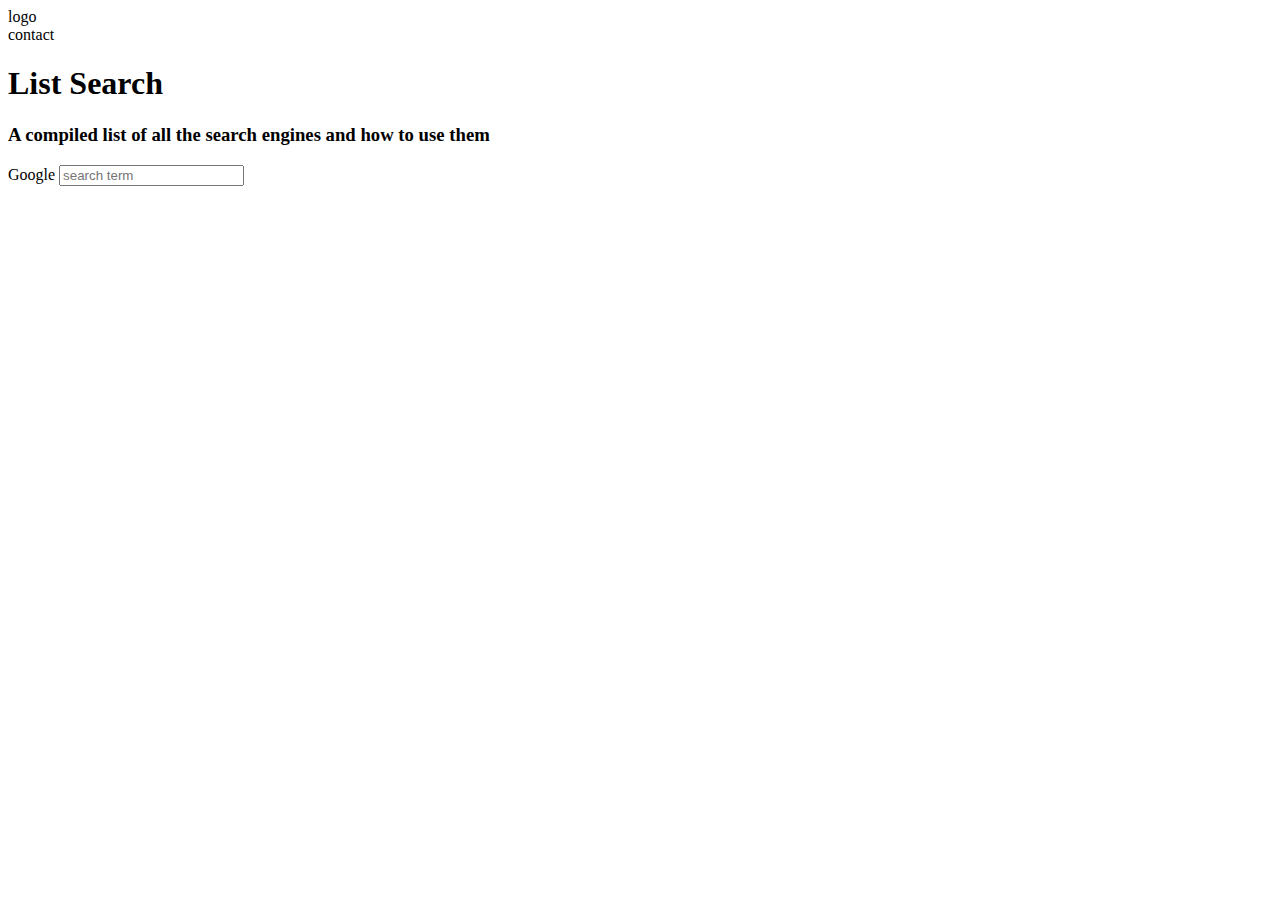
<file: index.html>
<!DOCTYPE html>
<html lang="en">
  <head>
    <meta charset="UTF-8" />
    <meta name="viewport" content="width=, initial-scale=1.0" />
    <title>Listsearch</title>
  </head>
  <body>
    <nav>
      <li>logo</li>
      <li>contact</li>
    </nav>
    <main>
      <h1>List Search</h1>
      <h3>A compiled list of all the search engines and how to use them</h3>
      <form action="https://www.google.ca/search?" target="_blank">
        <label for="q">Google</label>
        <input name="q" id="q" type="text" placeholder="search term" />
      </form>
      <form action="submit"></form>
      <form action="submit"></form>
      <form action="submit"></form>
      <form action="submit"></form>
    </main>
  </body>
</html>
</file>
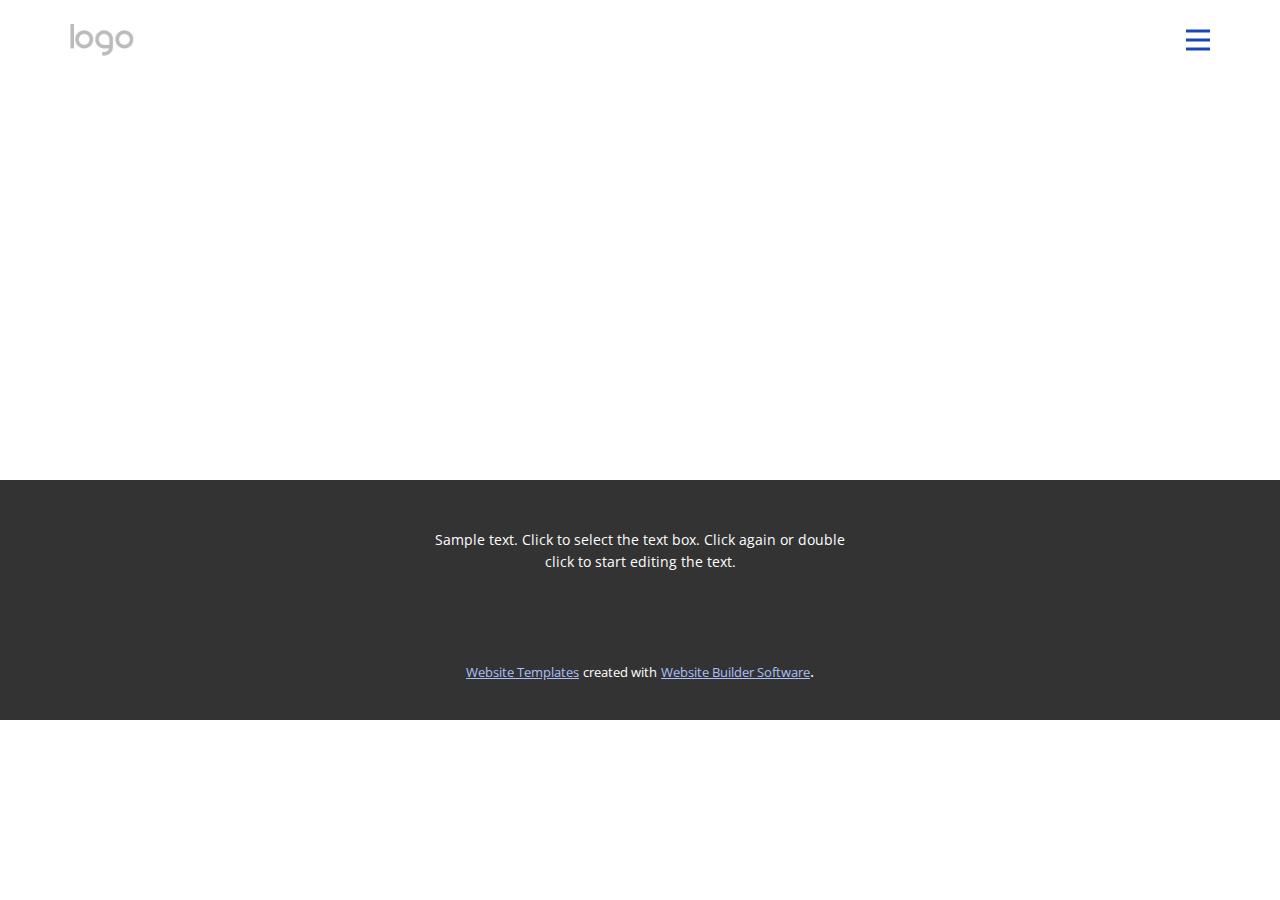
<file: About.html>
<!DOCTYPE html>
<html style="font-size: 16px;" lang="en"><head>
    <meta name="viewport" content="width=device-width, initial-scale=1.0">
    <meta charset="utf-8">
    <meta name="keywords" content="">
    <meta name="description" content="">
    <title>About</title>
    <link rel="stylesheet" href="nicepage.css" media="screen">
<link rel="stylesheet" href="About.css" media="screen">
    <script class="u-script" type="text/javascript" src="jquery.js" defer=""></script>
    <script class="u-script" type="text/javascript" src="nicepage.js" defer=""></script>
    <meta name="generator" content="Nicepage 5.0.7, nicepage.com">
    <link id="u-theme-google-font" rel="stylesheet" href="https://fonts.googleapis.com/css?family=Oswald:200,300,400,500,600,700|Open+Sans:300,300i,400,400i,500,500i,600,600i,700,700i,800,800i">
    
    
    <script type="application/ld+json">{
		"@context": "http://schema.org",
		"@type": "Organization",
		"name": "",
		"logo": "images/default-logo.png"
}</script>
    <meta name="theme-color" content="#1847b8">
    <meta property="og:title" content="About">
    <meta property="og:type" content="website">
  </head>
  <body class="u-body u-xl-mode" data-lang="en"><header class="u-clearfix u-header u-header" id="sec-8ac9"><div class="u-clearfix u-sheet u-valign-middle u-sheet-1">
        <a href="https://nicepage.com" class="u-image u-logo u-image-1">
          <img src="images/default-logo.png" class="u-logo-image u-logo-image-1">
        </a>
        <nav class="u-menu u-menu-hamburger u-offcanvas u-menu-1" data-responsive-from="XL">
          <div class="menu-collapse" style="font-size: 1rem; letter-spacing: 0px; font-weight: 700; text-transform: uppercase;">
            <a class="u-button-style u-custom-border u-custom-border-color u-custom-borders u-custom-left-right-menu-spacing u-custom-padding-bottom u-custom-text-active-color u-custom-text-color u-custom-text-hover-color u-custom-top-bottom-menu-spacing u-nav-link u-text-active-palette-1-base u-text-hover-palette-2-base u-text-palette-1-base" href="#">
              <svg class="u-svg-link" viewBox="0 0 24 24"><use xmlns:xlink="http://www.w3.org/1999/xlink" xlink:href="#menu-hamburger"></use></svg>
              <svg class="u-svg-content" version="1.1" id="menu-hamburger" viewBox="0 0 16 16" x="0px" y="0px" xmlns:xlink="http://www.w3.org/1999/xlink" xmlns="http://www.w3.org/2000/svg"><g><rect y="1" width="16" height="2"></rect><rect y="7" width="16" height="2"></rect><rect y="13" width="16" height="2"></rect>
</g></svg>
            </a>
          </div>
          <div class="u-nav-container">
            <ul class="u-nav u-spacing-20 u-unstyled u-nav-1"><li class="u-nav-item"><a class="u-button-style u-nav-link u-text-active-palette-1-base u-text-grey-90 u-text-hover-palette-1-base" href="Home.html" style="padding: 10px;">Home</a>
</li><li class="u-nav-item"><a class="u-button-style u-nav-link u-text-active-palette-1-base u-text-grey-90 u-text-hover-palette-1-base" href="About.html" style="padding: 10px;">About</a>
</li><li class="u-nav-item"><a class="u-button-style u-nav-link u-text-active-palette-1-base u-text-grey-90 u-text-hover-palette-1-base" href="Contact.html" style="padding: 10px;">Contact</a>
</li></ul>
          </div>
          <div class="u-nav-container-collapse">
            <div class="u-black u-container-style u-inner-container-layout u-opacity u-opacity-95 u-sidenav">
              <div class="u-inner-container-layout u-sidenav-overflow">
                <div class="u-menu-close"></div>
                <ul class="u-align-center u-nav u-popupmenu-items u-unstyled u-nav-2"><li class="u-nav-item"><a class="u-button-style u-nav-link" href="Home.html">Home</a>
</li><li class="u-nav-item"><a class="u-button-style u-nav-link" href="About.html">About</a>
</li><li class="u-nav-item"><a class="u-button-style u-nav-link" href="Contact.html">Contact</a>
</li></ul>
              </div>
            </div>
            <div class="u-black u-menu-overlay u-opacity u-opacity-70"></div>
          </div>
        </nav>
      </div></header>
    <section class="u-clearfix u-section-1" id="sec-4524">
      <div class="u-clearfix u-sheet u-sheet-1"></div>
    </section>
    
    
    <footer class="u-align-center u-clearfix u-footer u-grey-80 u-footer" id="sec-60e0"><div class="u-clearfix u-sheet u-sheet-1">
        <p class="u-small-text u-text u-text-variant u-text-1">Sample text. Click to select the text box. Click again or double click to start editing the text.</p>
      </div></footer>
    <section class="u-backlink u-clearfix u-grey-80">
      <a class="u-link" href="https://nicepage.com/website-templates" target="_blank">
        <span>Website Templates</span>
      </a>
      <p class="u-text">
        <span>created with</span>
      </p>
      <a class="u-link" href="" target="_blank">
        <span>Website Builder Software</span>
      </a>. 
    </section>
  
</body></html>
</file>
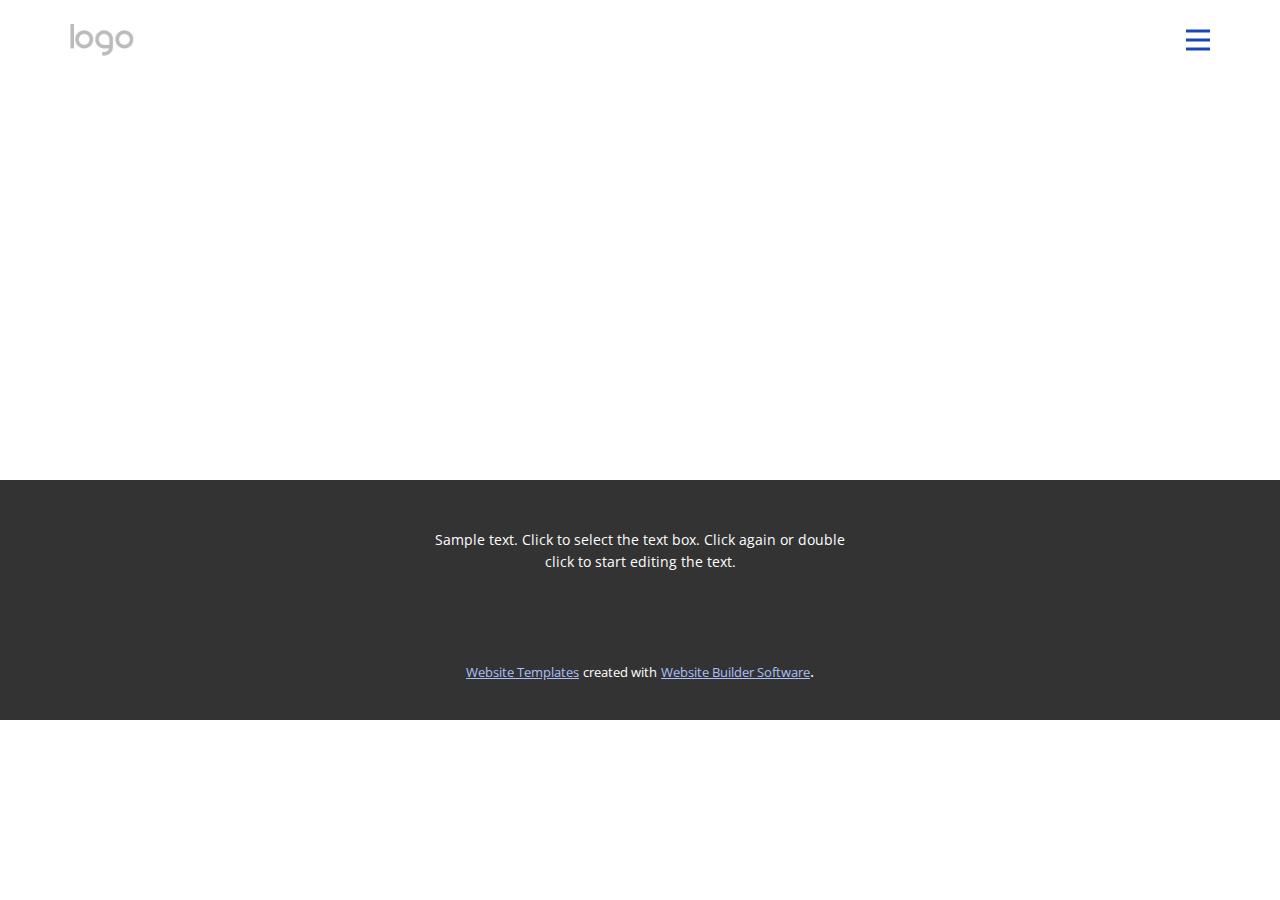
<file: Contact.html>
<!DOCTYPE html>
<html style="font-size: 16px;" lang="en"><head>
    <meta name="viewport" content="width=device-width, initial-scale=1.0">
    <meta charset="utf-8">
    <meta name="keywords" content="">
    <meta name="description" content="">
    <title>Contact</title>
    <link rel="stylesheet" href="nicepage.css" media="screen">
<link rel="stylesheet" href="Contact.css" media="screen">
    <script class="u-script" type="text/javascript" src="jquery.js" defer=""></script>
    <script class="u-script" type="text/javascript" src="nicepage.js" defer=""></script>
    <meta name="generator" content="Nicepage 5.0.7, nicepage.com">
    <link id="u-theme-google-font" rel="stylesheet" href="https://fonts.googleapis.com/css?family=Oswald:200,300,400,500,600,700|Open+Sans:300,300i,400,400i,500,500i,600,600i,700,700i,800,800i">
    
    
    <script type="application/ld+json">{
		"@context": "http://schema.org",
		"@type": "Organization",
		"name": "",
		"logo": "images/default-logo.png"
}</script>
    <meta name="theme-color" content="#1847b8">
    <meta property="og:title" content="Contact">
    <meta property="og:type" content="website">
  </head>
  <body class="u-body u-xl-mode" data-lang="en"><header class="u-clearfix u-header u-header" id="sec-8ac9"><div class="u-clearfix u-sheet u-valign-middle u-sheet-1">
        <a href="https://nicepage.com" class="u-image u-logo u-image-1">
          <img src="images/default-logo.png" class="u-logo-image u-logo-image-1">
        </a>
        <nav class="u-menu u-menu-hamburger u-offcanvas u-menu-1" data-responsive-from="XL">
          <div class="menu-collapse" style="font-size: 1rem; letter-spacing: 0px; font-weight: 700; text-transform: uppercase;">
            <a class="u-button-style u-custom-border u-custom-border-color u-custom-borders u-custom-left-right-menu-spacing u-custom-padding-bottom u-custom-text-active-color u-custom-text-color u-custom-text-hover-color u-custom-top-bottom-menu-spacing u-nav-link u-text-active-palette-1-base u-text-hover-palette-2-base u-text-palette-1-base" href="#">
              <svg class="u-svg-link" viewBox="0 0 24 24"><use xmlns:xlink="http://www.w3.org/1999/xlink" xlink:href="#menu-hamburger"></use></svg>
              <svg class="u-svg-content" version="1.1" id="menu-hamburger" viewBox="0 0 16 16" x="0px" y="0px" xmlns:xlink="http://www.w3.org/1999/xlink" xmlns="http://www.w3.org/2000/svg"><g><rect y="1" width="16" height="2"></rect><rect y="7" width="16" height="2"></rect><rect y="13" width="16" height="2"></rect>
</g></svg>
            </a>
          </div>
          <div class="u-nav-container">
            <ul class="u-nav u-spacing-20 u-unstyled u-nav-1"><li class="u-nav-item"><a class="u-button-style u-nav-link u-text-active-palette-1-base u-text-grey-90 u-text-hover-palette-1-base" href="Home.html" style="padding: 10px;">Home</a>
</li><li class="u-nav-item"><a class="u-button-style u-nav-link u-text-active-palette-1-base u-text-grey-90 u-text-hover-palette-1-base" href="About.html" style="padding: 10px;">About</a>
</li><li class="u-nav-item"><a class="u-button-style u-nav-link u-text-active-palette-1-base u-text-grey-90 u-text-hover-palette-1-base" href="Contact.html" style="padding: 10px;">Contact</a>
</li></ul>
          </div>
          <div class="u-nav-container-collapse">
            <div class="u-black u-container-style u-inner-container-layout u-opacity u-opacity-95 u-sidenav">
              <div class="u-inner-container-layout u-sidenav-overflow">
                <div class="u-menu-close"></div>
                <ul class="u-align-center u-nav u-popupmenu-items u-unstyled u-nav-2"><li class="u-nav-item"><a class="u-button-style u-nav-link" href="Home.html">Home</a>
</li><li class="u-nav-item"><a class="u-button-style u-nav-link" href="About.html">About</a>
</li><li class="u-nav-item"><a class="u-button-style u-nav-link" href="Contact.html">Contact</a>
</li></ul>
              </div>
            </div>
            <div class="u-black u-menu-overlay u-opacity u-opacity-70"></div>
          </div>
        </nav>
      </div></header>
    <section class="u-clearfix u-section-1" id="sec-0e14">
      <div class="u-clearfix u-sheet u-sheet-1"></div>
    </section>
    
    
    <footer class="u-align-center u-clearfix u-footer u-grey-80 u-footer" id="sec-60e0"><div class="u-clearfix u-sheet u-sheet-1">
        <p class="u-small-text u-text u-text-variant u-text-1">Sample text. Click to select the text box. Click again or double click to start editing the text.</p>
      </div></footer>
    <section class="u-backlink u-clearfix u-grey-80">
      <a class="u-link" href="https://nicepage.com/website-templates" target="_blank">
        <span>Website Templates</span>
      </a>
      <p class="u-text">
        <span>created with</span>
      </p>
      <a class="u-link" href="" target="_blank">
        <span>Website Builder Software</span>
      </a>. 
    </section>
  
</body></html>
</file>
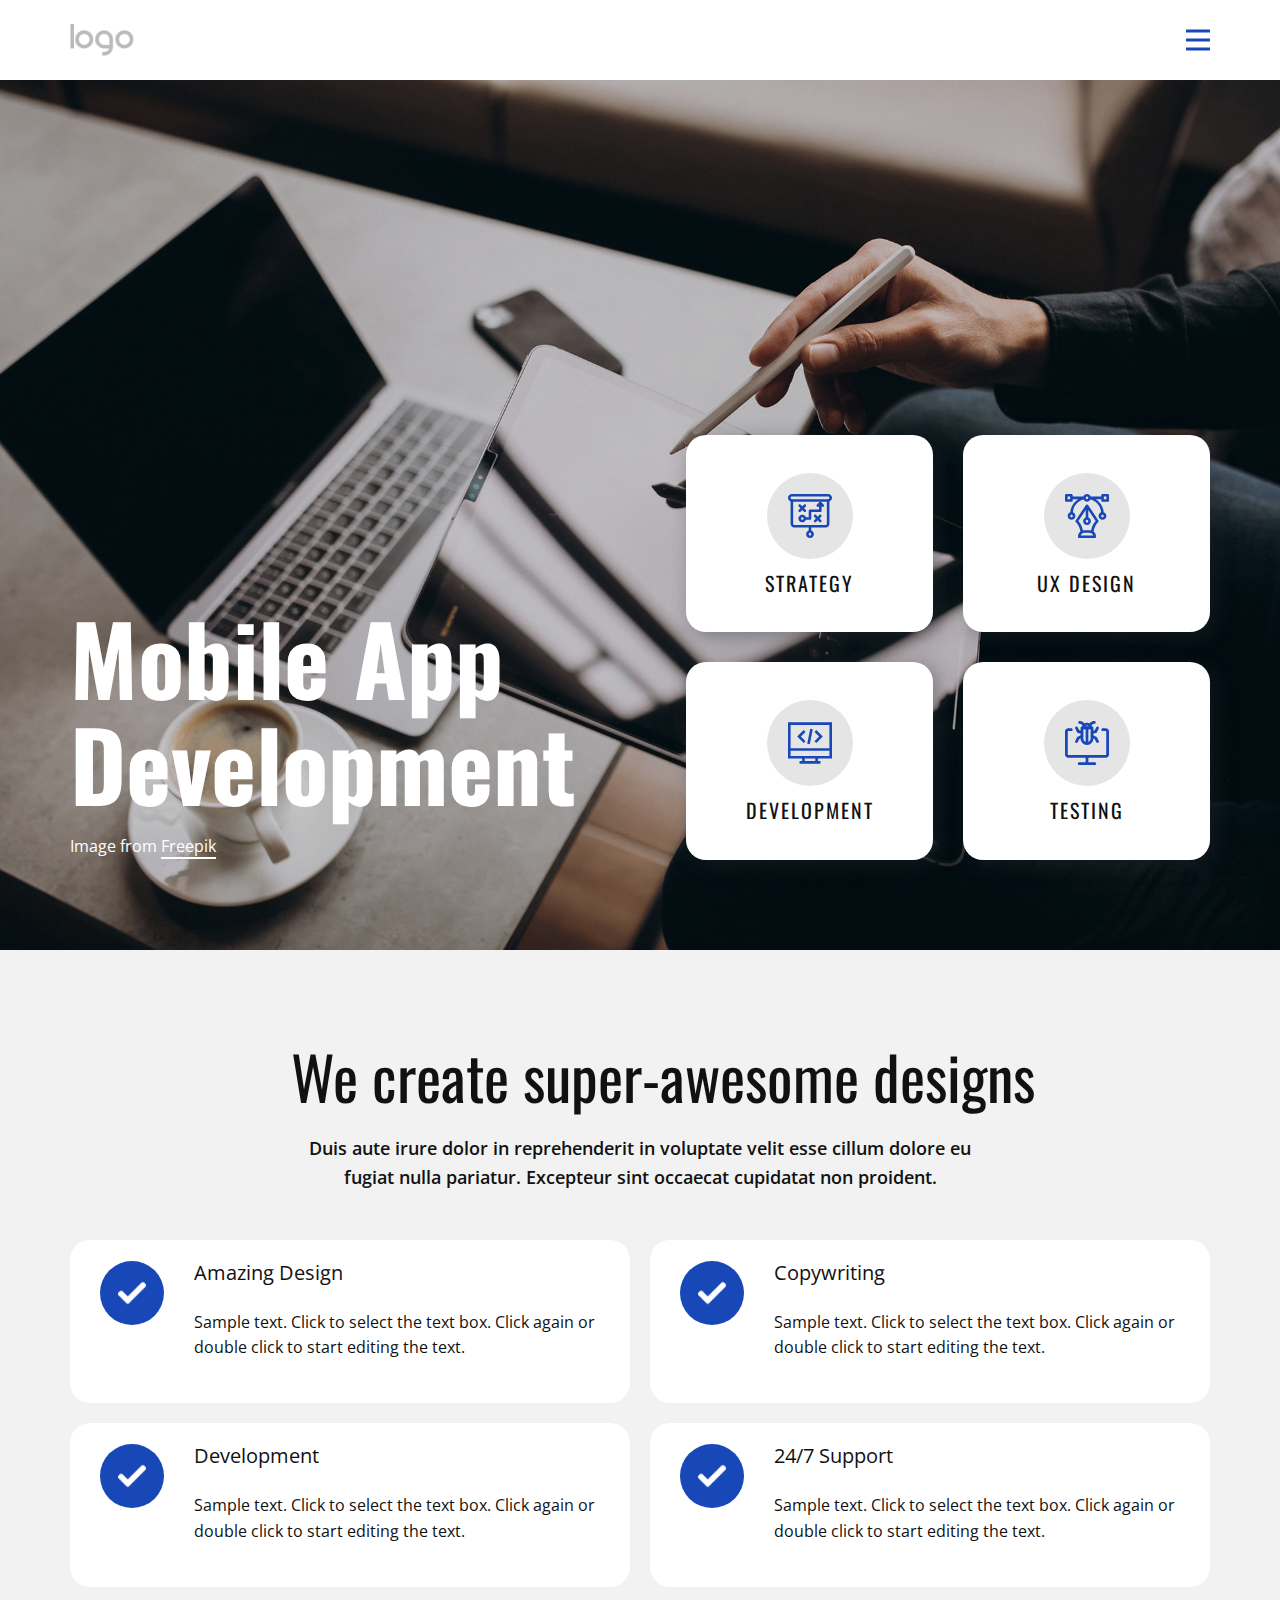
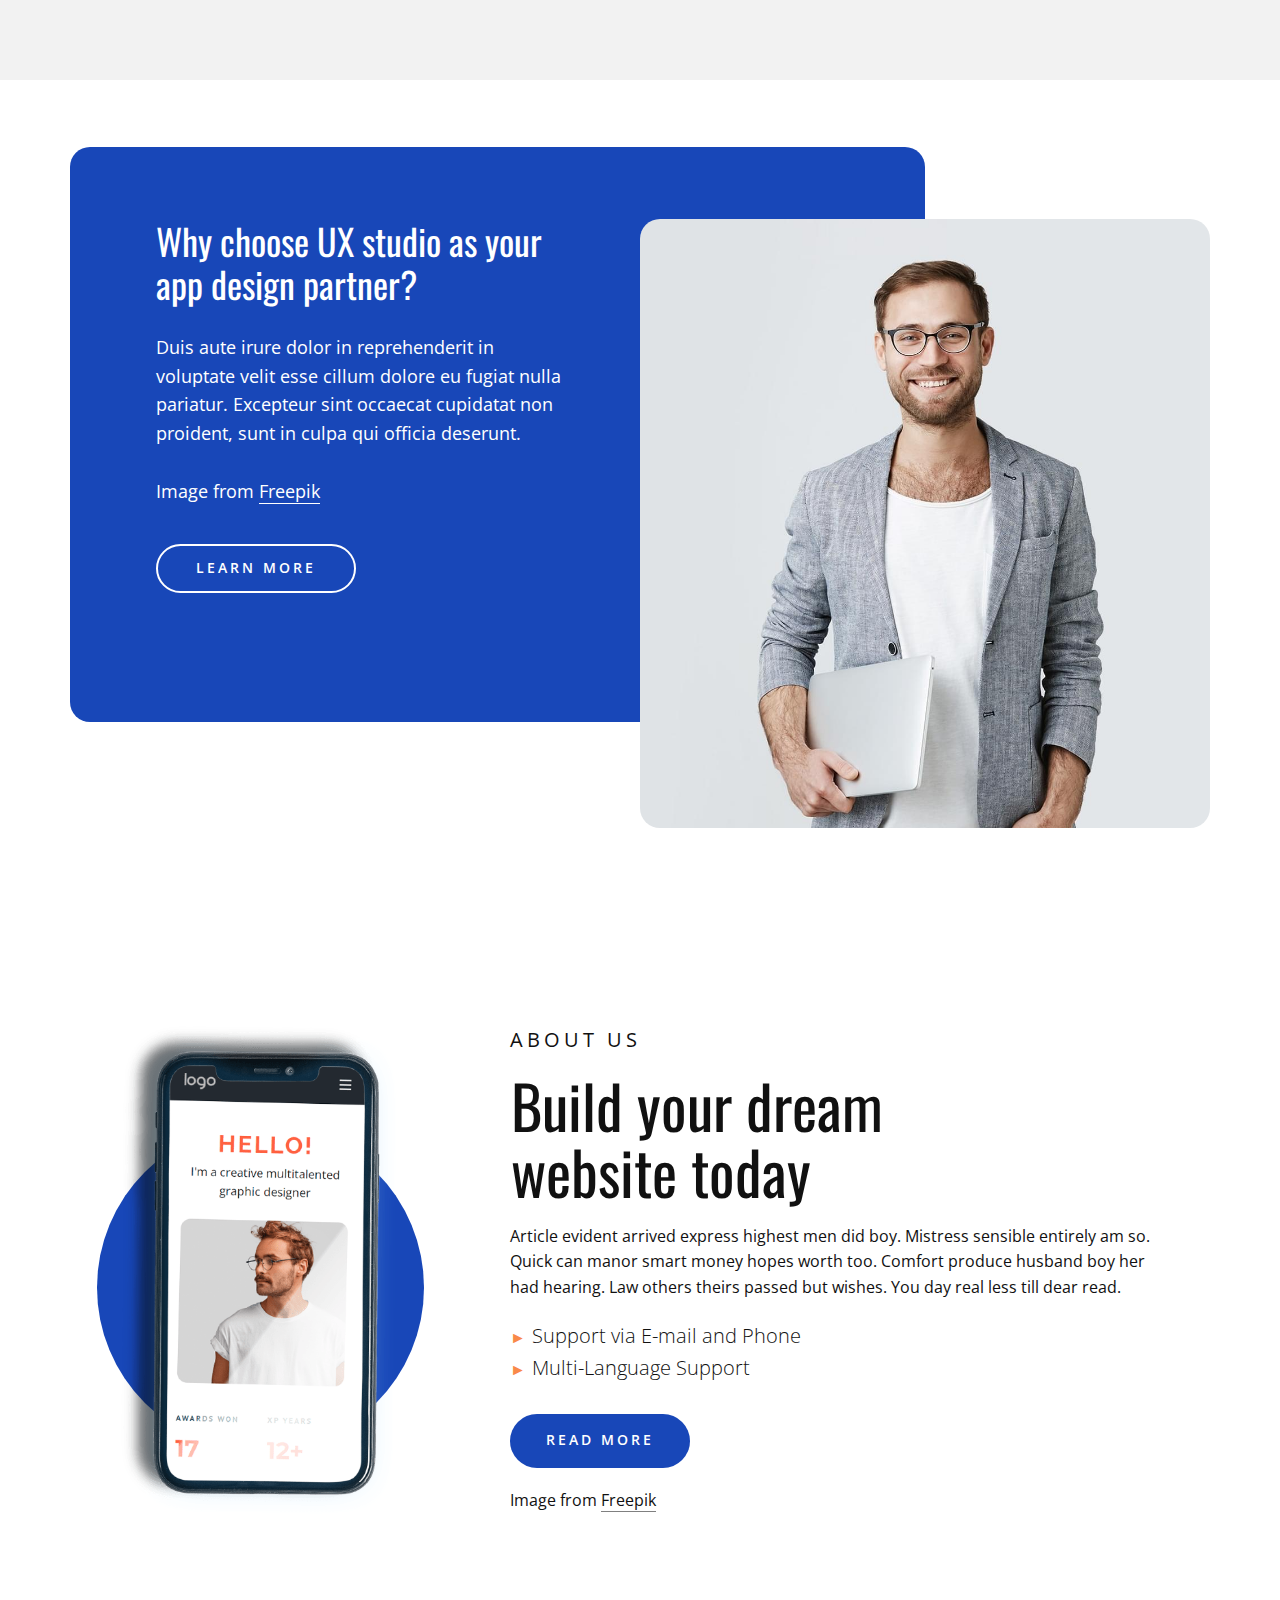
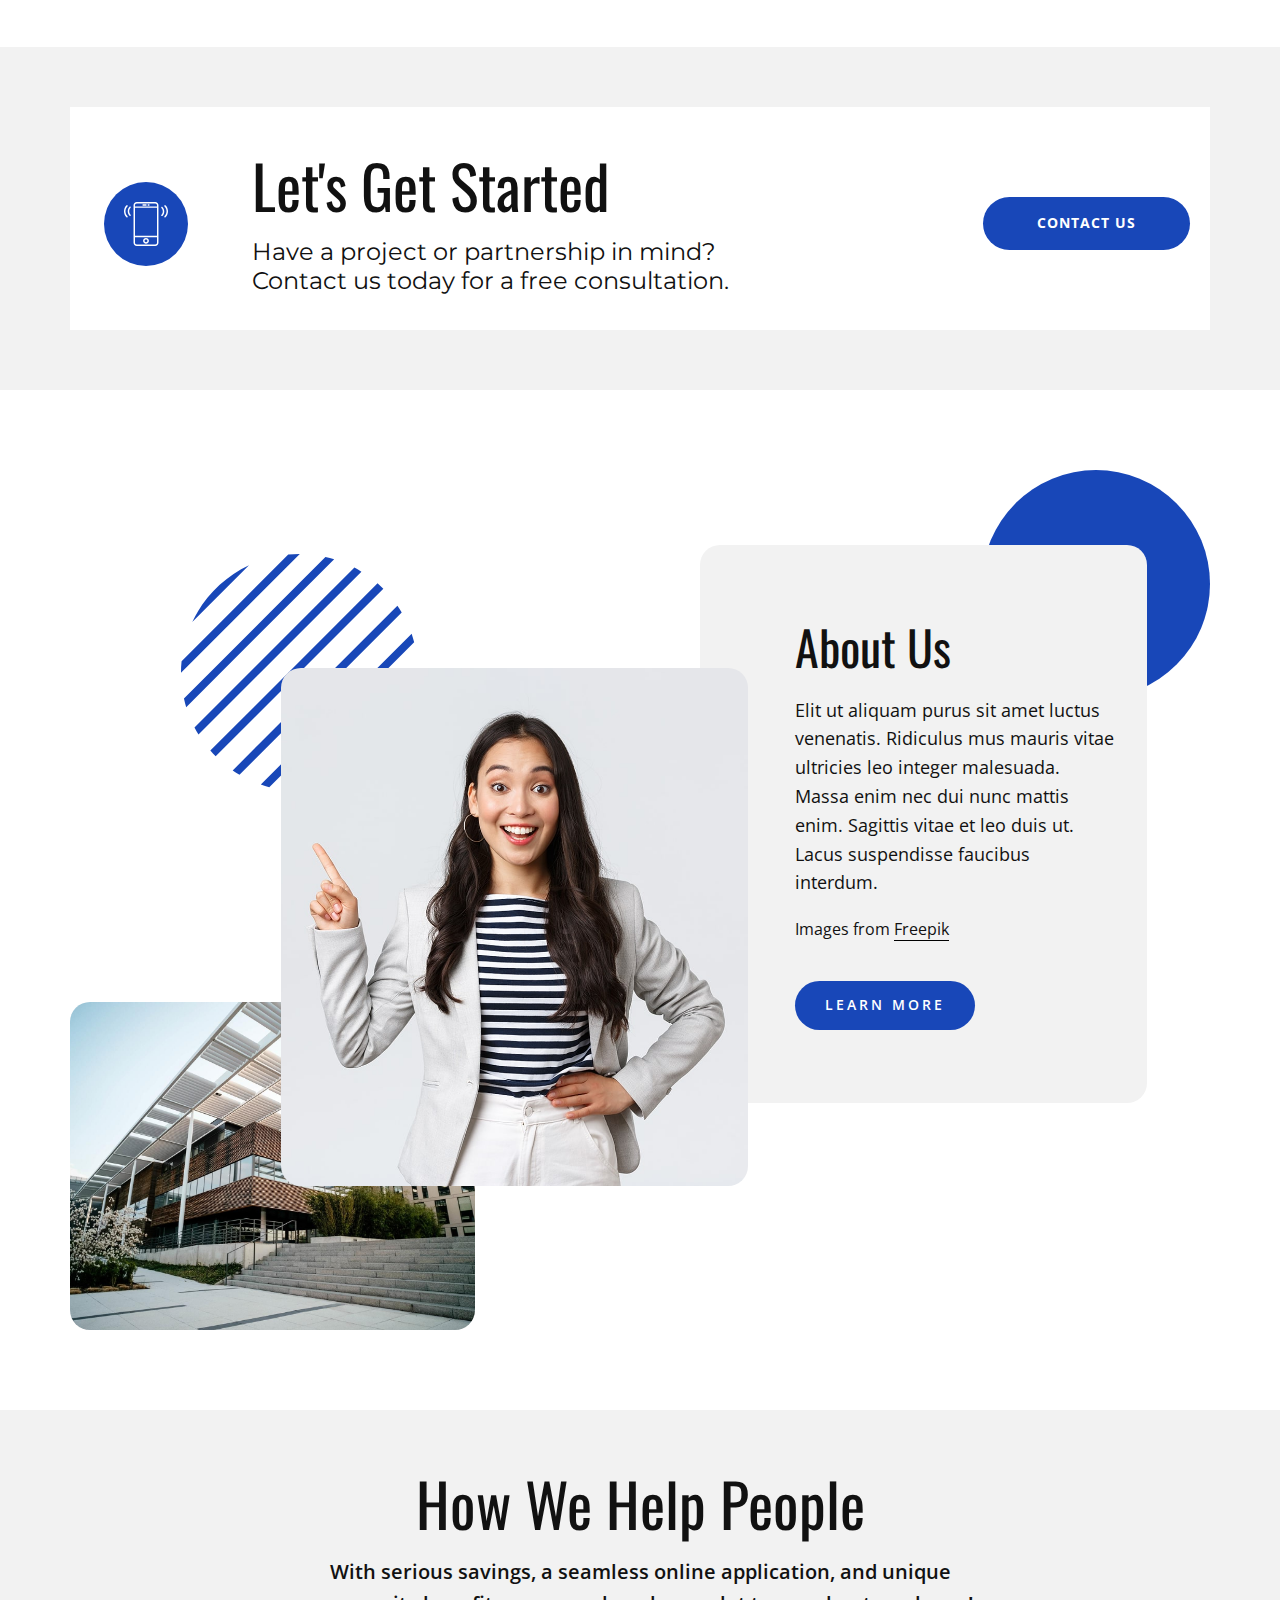
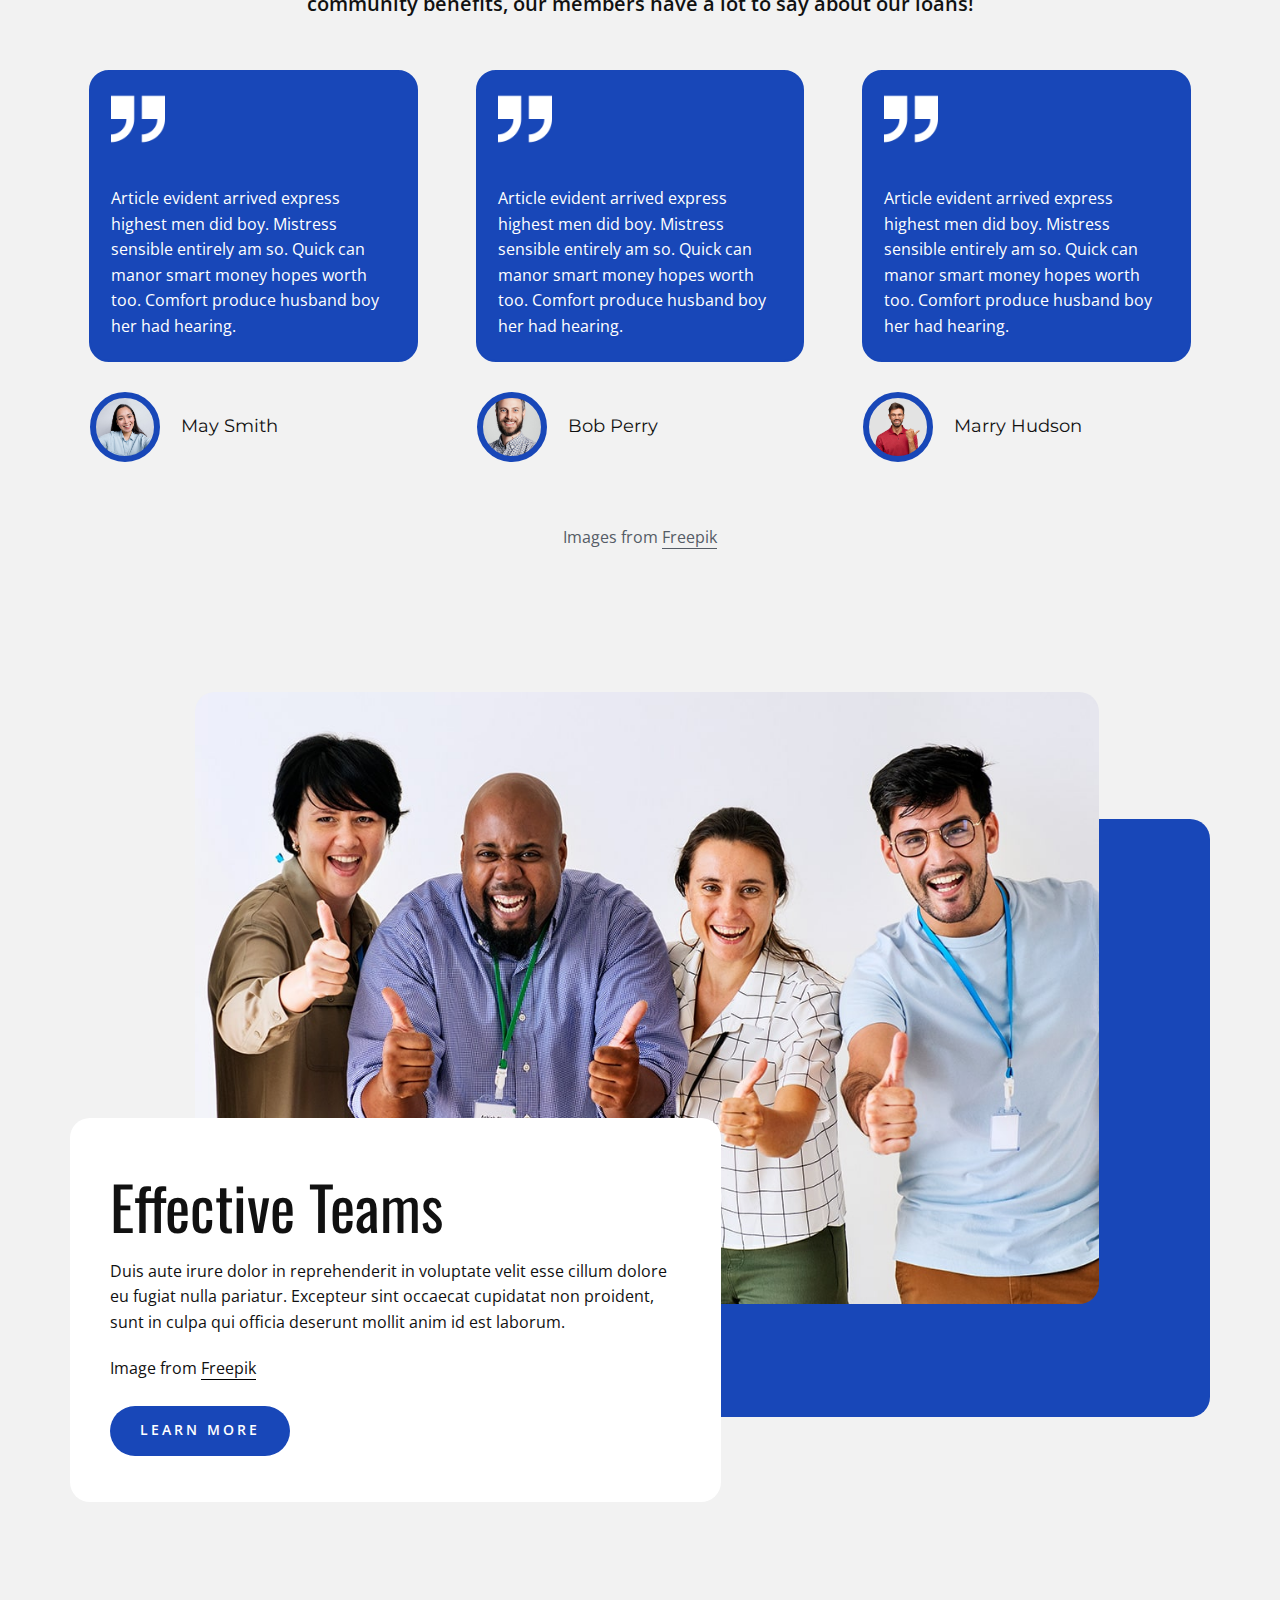
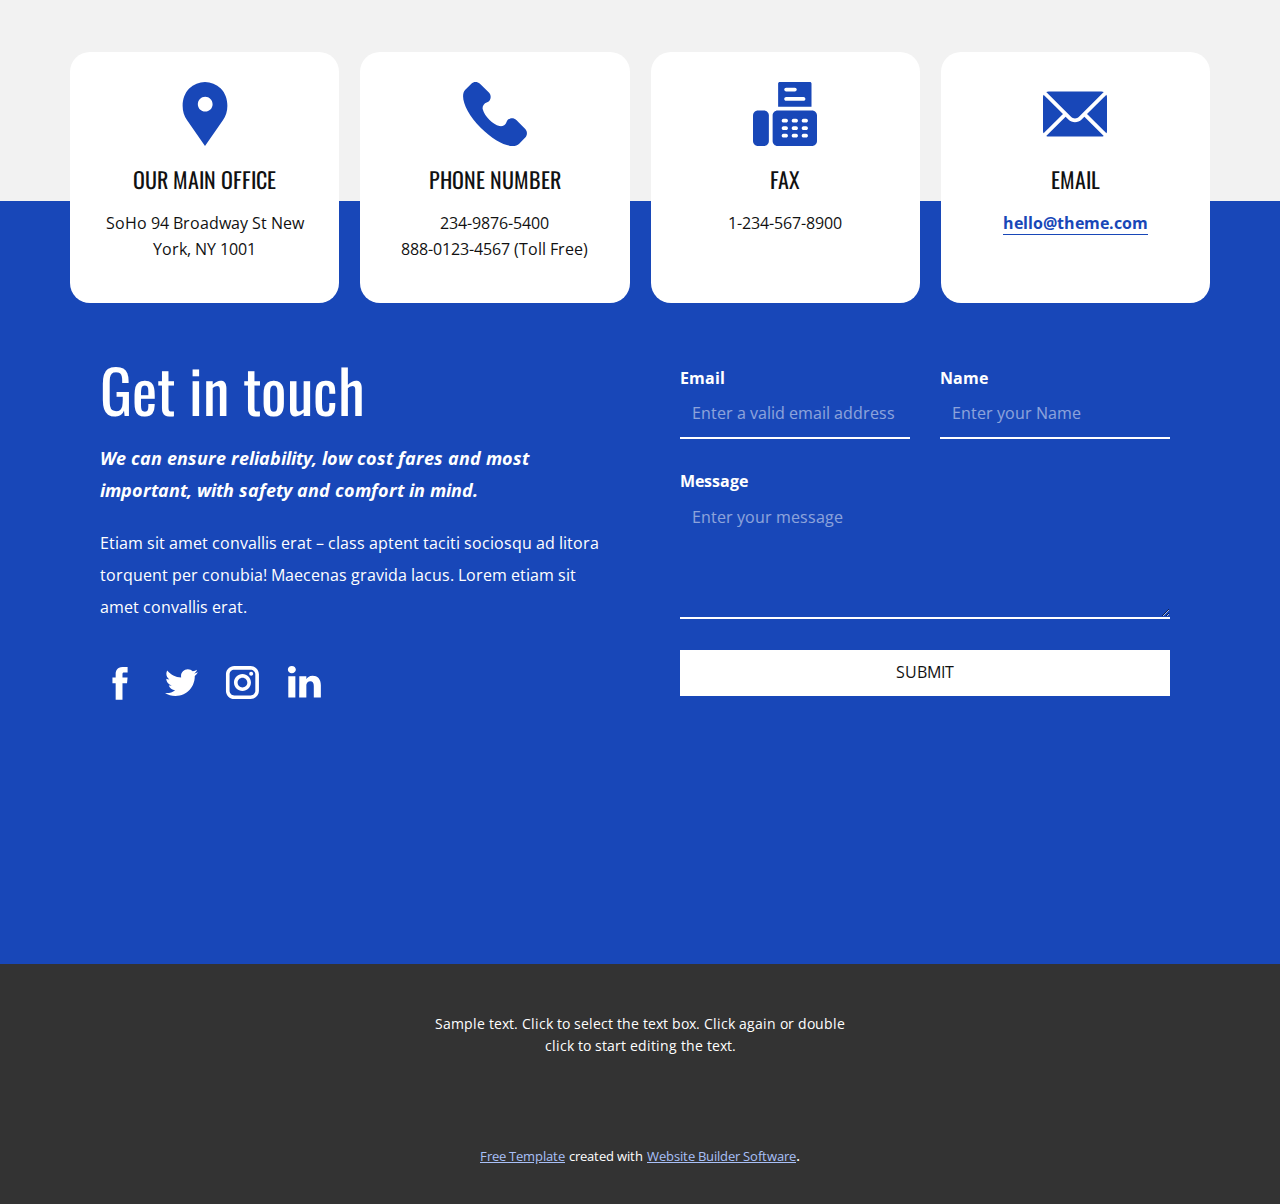
<file: Home.html>
<!DOCTYPE html>
<html style="font-size: 16px;" lang="en"><head>
    <meta name="viewport" content="width=device-width, initial-scale=1.0">
    <meta charset="utf-8">
    <meta name="keywords" content="Mobile App Development, ​We create super-awesome designs, ​Build your dream website today, ​Let&amp;apos;s Get Started, ​How We Help People, Effective Teams, Get in touch">
    <meta name="description" content="">
    <title>Home</title>
    <link rel="stylesheet" href="nicepage.css" media="screen">
<link rel="stylesheet" href="Home.css" media="screen">
    <script class="u-script" type="text/javascript" src="jquery.js" defer=""></script>
    <script class="u-script" type="text/javascript" src="nicepage.js" defer=""></script>
    <meta name="generator" content="Nicepage 5.0.7, nicepage.com">
    <meta name="referrer" content="origin">
    <link id="u-theme-google-font" rel="stylesheet" href="https://fonts.googleapis.com/css?family=Oswald:200,300,400,500,600,700|Open+Sans:300,300i,400,400i,500,500i,600,600i,700,700i,800,800i">
    <link id="u-page-google-font" rel="stylesheet" href="https://fonts.googleapis.com/css?family=Oswald:200,300,400,500,600,700|Montserrat:100,100i,200,200i,300,300i,400,400i,500,500i,600,600i,700,700i,800,800i,900,900i">
    
    
    
    
    
    
    
    
    
    
    <script type="application/ld+json">{
		"@context": "http://schema.org",
		"@type": "Organization",
		"name": "",
		"logo": "images/default-logo.png"
}</script>
    <meta name="theme-color" content="#1847b8">
    <meta property="og:title" content="Home">
    <meta property="og:type" content="website">
  </head>
  <body class="u-body u-xl-mode" data-lang="en"><header class="u-clearfix u-header u-header" id="sec-8ac9"><div class="u-clearfix u-sheet u-valign-middle u-sheet-1">
        <a href="https://nicepage.com" class="u-image u-logo u-image-1">
          <img src="images/default-logo.png" class="u-logo-image u-logo-image-1">
        </a>
        <nav class="u-menu u-menu-hamburger u-offcanvas u-menu-1" data-responsive-from="XL">
          <div class="menu-collapse" style="font-size: 1rem; letter-spacing: 0px; font-weight: 700; text-transform: uppercase;">
            <a class="u-button-style u-custom-border u-custom-border-color u-custom-borders u-custom-left-right-menu-spacing u-custom-padding-bottom u-custom-text-active-color u-custom-text-color u-custom-text-hover-color u-custom-top-bottom-menu-spacing u-nav-link u-text-active-palette-1-base u-text-hover-palette-2-base u-text-palette-1-base" href="#">
              <svg class="u-svg-link" viewBox="0 0 24 24"><use xmlns:xlink="http://www.w3.org/1999/xlink" xlink:href="#menu-hamburger"></use></svg>
              <svg class="u-svg-content" version="1.1" id="menu-hamburger" viewBox="0 0 16 16" x="0px" y="0px" xmlns:xlink="http://www.w3.org/1999/xlink" xmlns="http://www.w3.org/2000/svg"><g><rect y="1" width="16" height="2"></rect><rect y="7" width="16" height="2"></rect><rect y="13" width="16" height="2"></rect>
</g></svg>
            </a>
          </div>
          <div class="u-nav-container">
            <ul class="u-nav u-spacing-20 u-unstyled u-nav-1"><li class="u-nav-item"><a class="u-button-style u-nav-link u-text-active-palette-1-base u-text-grey-90 u-text-hover-palette-1-base" href="Home.html" style="padding: 10px;">Home</a>
</li><li class="u-nav-item"><a class="u-button-style u-nav-link u-text-active-palette-1-base u-text-grey-90 u-text-hover-palette-1-base" href="About.html" style="padding: 10px;">About</a>
</li><li class="u-nav-item"><a class="u-button-style u-nav-link u-text-active-palette-1-base u-text-grey-90 u-text-hover-palette-1-base" href="Contact.html" style="padding: 10px;">Contact</a>
</li></ul>
          </div>
          <div class="u-nav-container-collapse">
            <div class="u-black u-container-style u-inner-container-layout u-opacity u-opacity-95 u-sidenav">
              <div class="u-inner-container-layout u-sidenav-overflow">
                <div class="u-menu-close"></div>
                <ul class="u-align-center u-nav u-popupmenu-items u-unstyled u-nav-2"><li class="u-nav-item"><a class="u-button-style u-nav-link" href="Home.html">Home</a>
</li><li class="u-nav-item"><a class="u-button-style u-nav-link" href="About.html">About</a>
</li><li class="u-nav-item"><a class="u-button-style u-nav-link" href="Contact.html">Contact</a>
</li></ul>
              </div>
            </div>
            <div class="u-black u-menu-overlay u-opacity u-opacity-70"></div>
          </div>
        </nav>
      </div></header> 
    <section class="u-align-right u-clearfix u-image u-shading u-section-1" id="sec-2e45">
      <div class="u-clearfix u-sheet u-sheet-1">
        <h1 class="u-align-left u-custom-font u-font-oswald u-text u-text-body-alt-color u-text-1">Mobile App Development</h1>
        <p class="u-align-left u-text u-text-body-alt-color u-text-2">Image from <a href="https://www.freepik.com/photos/business" class="u-border-2 u-border-no-left u-border-no-right u-border-no-top u-border-white u-btn u-button-link u-button-style u-none u-text-body-alt-color u-btn-1">Freepik</a>
        </p>
        <div class="u-list u-list-1">
          <div class="u-repeater u-repeater-1">
            <div class="u-align-center u-container-style u-list-item u-radius-20 u-repeater-item u-shape-round u-video-cover u-white u-list-item-1">
              <div class="u-container-layout u-similar-container u-valign-middle u-container-layout-1"><span class="u-grey-10 u-icon u-icon-circle u-text-palette-1-base u-icon-1"><svg class="u-svg-link" preserveAspectRatio="xMidYMin slice" viewBox="0 0 512 512" style=""><use xmlns:xlink="http://www.w3.org/1999/xlink" xlink:href="#svg-d293"></use></svg><svg class="u-svg-content" viewBox="0 0 512 512" x="0px" y="0px" id="svg-d293" style="enable-background:new 0 0 512 512;"><g><g><path d="M386.607,304.394L367.213,285l19.393-19.393c5.859-5.858,5.859-15.356,0-21.214c-5.857-5.858-15.355-5.858-21.213,0    L346,263.787l-19.394-19.394c-5.857-5.858-15.355-5.858-21.213,0c-5.858,5.858-5.858,15.355,0,21.213L324.787,285l-19.393,19.393    c-5.858,5.858-5.858,15.355,0,21.213c5.857,5.857,15.355,5.858,21.213,0L346,306.213l19.394,19.394    c5.857,5.857,15.355,5.858,21.213,0C392.465,319.749,392.465,310.252,386.607,304.394z"></path>
</g>
</g><g><g><path d="M206.607,184.394L187.213,165l19.393-19.393c5.858-5.858,5.858-15.355,0-21.213c-5.857-5.858-15.355-5.858-21.213,0    L166,143.787l-19.394-19.394c-5.857-5.858-15.355-5.858-21.213,0c-5.858,5.858-5.858,15.355,0,21.213L144.787,165l-19.393,19.393    c-5.859,5.858-5.859,15.356,0,21.214c5.857,5.857,15.355,5.858,21.213,0L166,186.213l19.394,19.394    c5.857,5.857,15.355,5.858,21.213,0C212.465,199.749,212.465,190.252,206.607,184.394z"></path>
</g>
</g><g><g><path d="M416.606,124.394l-30-30c-0.029-0.029-0.06-0.052-0.089-0.081c-5.916-5.822-15.373-5.668-21.124,0.081l-30,30    c-5.858,5.858-5.858,15.355,0,21.213c5.857,5.858,15.355,5.858,21.213,0l4.394-4.394V180H256c-8.284,0-15,6.716-15,15v75h-32.58    c-6.192-17.459-22.865-30-42.42-30c-24.813,0-45,20.187-45,45s20.187,45,45,45c19.555,0,36.228-12.541,42.42-30H256    c8.284,0,15-6.716,15-15v-75h105c8.284,0,15-6.716,15-15v-53.787l4.394,4.394C398.322,148.535,402.161,150,406,150    s7.678-1.465,10.606-4.393C422.464,139.749,422.464,130.252,416.606,124.394z M166,300c-8.271,0-15-6.729-15-15s6.729-15,15-15    s15,6.729,15,15S174.271,300,166,300z"></path>
</g>
</g><g><g><path d="M467,0H45C20.187,0,0,20.187,0,45c0,19.555,12.541,36.228,30,42.42V345c0,24.813,20.187,45,45,45h166v34.58    c-17.459,6.192-30,22.865-30,42.42c0,24.813,20.187,45,45,45s45-20.187,45-45c0-19.555-12.541-36.228-30-42.42V390h166    c24.813,0,45-20.187,45-45V87.42c17.459-6.192,30-22.865,30-42.42C512,20.187,491.813,0,467,0z M256,482c-8.271,0-15-6.729-15-15    s6.729-15,15-15s15,6.729,15,15S264.271,482,256,482z M452,345c0,8.271-6.729,15-15,15H75c-8.271,0-15-6.729-15-15V90h392V345z     M467,60H45c-8.271,0-15-6.729-15-15s6.729-15,15-15h422c8.271,0,15,6.729,15,15S475.271,60,467,60z"></path>
</g>
</g></svg></span>
                <h4 class="u-text u-text-3">strategy</h4>
              </div>
            </div>
            <div class="u-align-center u-container-style u-list-item u-radius-20 u-repeater-item u-shape-round u-video-cover u-white u-list-item-2">
              <div class="u-container-layout u-similar-container u-valign-middle u-container-layout-2"><span class="u-grey-10 u-icon u-icon-circle u-text-palette-1-base u-icon-2"><svg class="u-svg-link" preserveAspectRatio="xMidYMin slice" viewBox="0 0 512 512" style=""><use xmlns:xlink="http://www.w3.org/1999/xlink" xlink:href="#svg-ddc0"></use></svg><svg class="u-svg-content" viewBox="0 0 512 512" x="0px" y="0px" id="svg-ddc0" style="enable-background:new 0 0 512 512;"><g><g><path d="M497,0h-60c-8.284,0-15,6.716-15,15v15H298.42C292.228,12.542,275.555,0,256,0s-36.228,12.542-42.42,30H90V15    c0-8.284-6.716-15-15-15H15C6.716,0,0,6.716,0,15v60c0,8.284,6.716,15,15,15h60c8.284,0,15-6.716,15-15V59.8h62.377    c-54.116,34.274-87.012,92.175-90.969,153.642C43.738,219.518,31,236.294,31,256c0,24.813,20.187,45,45,45s45-20.187,45-45    c0-19.38-12.315-35.938-29.53-42.26c5.326-70.647,56.198-131.494,124.226-148.758C223.07,79.794,238.361,90,256,90    c17.639,0,32.93-10.206,40.304-25.017c68.029,17.264,118.9,78.111,124.226,148.758C403.315,220.062,391,236.62,391,256    c0,24.813,20.187,45,45,45s45-20.187,45-45c0-19.706-12.738-36.482-30.408-42.558C446.627,151.852,413.633,94.207,359.623,60H422    v15c0,8.284,6.716,15,15,15h60c8.284,0,15-6.716,15-15V15C512,6.716,505.284,0,497,0z M60,60H30V30h30V60z M76,271    c-8.271,0-15-6.729-15-15s6.729-15,15-15s15,6.729,15,15S84.271,271,76,271z M256,60c-8.271,0-15-6.729-15-15s6.729-15,15-15    s15,6.729,15,15S264.271,60,256,60z M436,241c8.271,0,15,6.729,15,15s-6.729,15-15,15s-15-6.729-15-15S427.729,241,436,241z     M482,60h-30V30h30V60z"></path>
</g>
</g><g><g><path d="M388.48,307.679l-120-179.999c-0.004-0.006-0.009-0.012-0.013-0.019c-0.043-0.064-0.09-0.125-0.134-0.188    c-0.206-0.299-0.423-0.587-0.649-0.868c-6.321-7.854-18.357-7.324-24.017,0.868c-0.044,0.063-0.091,0.124-0.134,0.188    c-0.004,0.007-0.009,0.012-0.013,0.019l-120,180c-3.967,5.949-3.182,13.871,1.874,18.927    c29.927,29.927,48.975,69.047,54.164,110.901c-2.329,1.883-4.578,3.899-6.71,6.081C158.759,458.001,151,476.97,151,497    c0,8.284,6.716,15,15,15h180c8.284,0,15-6.716,15-15c0-20.03-7.759-38.999-21.847-53.412c-2.133-2.182-4.381-4.198-6.711-6.081    c5.188-41.856,24.236-80.976,54.163-110.9C391.662,321.551,392.447,313.628,388.48,307.679z M256,301c8.271,0,15,6.729,15,15    s-6.729,15-15,15s-15-6.729-15-15S247.729,301,256,301z M183.558,482c6.241-17.833,23.159-31,42.442-31h60    c19.283,0,36.201,13.167,42.442,31H183.558z M304.245,423.283C298.345,421.777,292.229,421,286,421h-60    c-6.229,0-12.345,0.777-18.245,2.284c-7.02-40.429-25.251-78.221-52.65-108.899L241,185.542v88.039    c-17.459,6.192-30,22.865-30,42.42c0,24.813,20.187,45,45,45s45-20.187,45-45c0-19.555-12.541-36.228-30-42.42v-88.039    l85.896,128.843C329.496,345.06,311.264,382.853,304.245,423.283z"></path>
</g>
</g></svg></span>
                <h4 class="u-text u-text-4">ux Design</h4>
              </div>
            </div>
            <div class="u-align-center u-container-style u-list-item u-radius-20 u-repeater-item u-shape-round u-video-cover u-white u-list-item-3">
              <div class="u-container-layout u-similar-container u-valign-middle u-container-layout-3"><span class="u-grey-10 u-icon u-icon-circle u-text-palette-1-base u-icon-3"><svg class="u-svg-link" preserveAspectRatio="xMidYMin slice" viewBox="0 0 512 512" style=""><use xmlns:xlink="http://www.w3.org/1999/xlink" xlink:href="#svg-ce99"></use></svg><svg class="u-svg-content" viewBox="0 0 512 512" x="0px" y="0px" id="svg-ce99" style="enable-background:new 0 0 512 512;"><g><g><path d="M0,15.845v420.259h164.332v30.049h-30.036v30.001h243.407v-30.001h-30.036v-30.049H512V15.845H0z M317.665,466.153    H194.334v-30.049h123.332V466.153z M481.999,406.103H30.001v-60.075h451.997V406.103z M481.999,316.027H30.001V45.847h451.997    V316.027z"></path>
</g>
</g><g><g><polygon points="203.943,126.712 182.729,105.498 107.29,180.937 182.729,256.375 203.943,235.161 149.718,180.937   "></polygon>
</g>
</g><g><g><polygon points="329.271,105.498 308.057,126.712 362.282,180.937 308.057,235.161 329.271,256.375 404.709,180.937   "></polygon>
</g>
</g><g><g><rect x="166.742" y="165.947" transform="matrix(0.1951 -0.9808 0.9808 0.1951 28.5815 396.7237)" width="178.511" height="30.002"></rect>
</g>
</g></svg></span>
                <h4 class="u-text u-text-5">development</h4>
              </div>
            </div>
            <div class="u-align-center u-container-style u-list-item u-radius-20 u-repeater-item u-shape-round u-video-cover u-white u-list-item-4">
              <div class="u-container-layout u-similar-container u-valign-middle u-container-layout-4"><span class="u-grey-10 u-icon u-icon-circle u-text-palette-1-base u-icon-4"><svg class="u-svg-link" preserveAspectRatio="xMidYMin slice" viewBox="0 0 24 24" style=""><use xmlns:xlink="http://www.w3.org/1999/xlink" xlink:href="#svg-4417"></use></svg><svg class="u-svg-content" viewBox="0 0 24 24" id="svg-4417"><path d="m22.25 20h-20.5c-.965 0-1.75-.785-1.75-1.75v-12.5c0-.965.785-1.75 1.75-1.75h1.68c.414 0 .75.336.75.75s-.336.75-.75.75h-1.68c-.136 0-.25.114-.25.25v12.5c0 .136.114.25.25.25h20.5c.136 0 .25-.114.25-.25v-12.5c0-.136-.114-.25-.25-.25h-1.68c-.414 0-.75-.336-.75-.75s.336-.75.75-.75h1.68c.965 0 1.75.785 1.75 1.75v12.5c0 .965-.785 1.75-1.75 1.75z"></path><path d="m16.25 24h-8.5c-.414 0-.75-.336-.75-.75s.336-.75.75-.75h8.5c.414 0 .75.336.75.75s-.336.75-.75.75z"></path><path d="m12 24c-.414 0-.75-.336-.75-.75v-4c0-.414.336-.75.75-.75s.75.336.75.75v4c0 .414-.336.75-.75.75z"></path><path d="m14 4.5h-4c-.414 0-.75-.336-.75-.75 0-1.517 1.233-2.75 2.75-2.75s2.75 1.233 2.75 2.75c0 .414-.336.75-.75.75zm-3-1.5h2c-.229-.304-.591-.5-1-.5s-.771.196-1 .5z"></path><path d="m13.601 3.3c-.069 0-.139-.01-.208-.029-.398-.115-.628-.53-.513-.929.397-1.379 1.68-2.342 3.12-2.342.414 0 .75.336.75.75s-.336.75-.75.75c-.775 0-1.466.518-1.679 1.258-.095.328-.395.542-.72.542z"></path><path d="m10.399 3.3c-.326 0-.625-.214-.72-.542-.213-.74-.904-1.258-1.679-1.258-.414 0-.75-.336-.75-.75s.336-.75.75-.75c1.44 0 2.723.963 3.121 2.342.115.398-.115.813-.513.929-.07.019-.14.029-.209.029z"></path><path d="m14.75 7c-.336 0-.642-.228-.727-.568-.101-.401.144-.809.545-.909l1.666-.416.846-1.691c.186-.371.636-.521 1.006-.336.371.186.521.636.335 1.006l-1 2c-.098.196-.276.34-.489.393l-2 .5c-.061.014-.122.021-.182.021z"></path><path d="m17.75 12c-.275 0-.54-.151-.671-.415l-.886-1.771-1.771-.858c-.373-.181-.528-.629-.348-1.002s.629-.527 1.002-.348l2 .97c.149.072.27.191.344.34l1 2c.185.37.035.82-.335 1.006-.107.053-.222.078-.335.078z"></path><path d="m9.25 7c-.06 0-.121-.007-.182-.022l-2-.5c-.213-.053-.391-.197-.489-.393l-1-2c-.185-.37-.035-.82.335-1.006.372-.185.821-.035 1.006.336l.846 1.691 1.666.416c.402.101.646.508.545.909-.084.341-.391.569-.727.569z"></path><path d="m6.25 12c-.113 0-.227-.025-.335-.079-.371-.186-.521-.636-.335-1.006l1-2c.074-.148.195-.268.344-.34l2-.97c.372-.178.821-.025 1.001.348.181.373.025.821-.348 1.002l-1.77.858-.886 1.771c-.131.265-.397.416-.671.416z"></path><path d="m12 13c-1.93 0-3.5-1.57-3.5-3.5v-5.75c0-.414.336-.75.75-.75h5.5c.414 0 .75.336.75.75v5.75c0 1.93-1.57 3.5-3.5 3.5zm-2-8.5v5c0 1.103.897 2 2 2s2-.897 2-2v-5z"></path><path d="m12 13c-.414 0-.75-.336-.75-.75v-8.5c0-.414.336-.75.75-.75s.75.336.75.75v8.5c0 .414-.336.75-.75.75z"></path></svg></span>
                <h4 class="u-text u-text-6">testing</h4>
              </div>
            </div>
          </div>
        </div>
      </div>
    </section>
    <section class="u-align-center-lg u-align-center-md u-align-center-xl u-align-left-sm u-align-left-xs u-clearfix u-grey-5 u-section-2" id="carousel_e8ef">
      <div class="u-clearfix u-sheet u-valign-middle u-sheet-1">
        <h2 class="u-text u-text-1"> We create super-awesome designs</h2>
        <p class="u-text u-text-2"> Duis aute irure dolor in reprehenderit in voluptate velit esse cillum dolore eu fugiat nulla pariatur. Excepteur sint occaecat cupidatat non proident. </p>
        <div class="u-expanded-width u-list u-list-1">
          <div class="u-repeater u-repeater-1">
            <div class="u-align-left u-container-style u-list-item u-radius-20 u-repeater-item u-shape-round u-white u-list-item-1">
              <div class="u-container-layout u-similar-container u-container-layout-1"><span class="u-file-icon u-icon u-icon-circle u-palette-1-base u-text-white u-icon-1"><img src="images/1828743-b773816f.png" alt=""></span>
                <h5 class="u-custom-font u-text u-text-font u-text-3">Amazing Design</h5>
                <p class="u-text u-text-4">Sample text. Click to select the text box. Click again or double click to start editing the text.</p>
              </div>
            </div>
            <div class="u-align-left u-container-style u-list-item u-radius-20 u-repeater-item u-shape-round u-white u-list-item-2">
              <div class="u-container-layout u-similar-container u-container-layout-2"><span class="u-file-icon u-icon u-icon-circle u-palette-1-base u-text-white u-icon-2"><img src="images/1828743-b773816f.png" alt=""></span>
                <h5 class="u-custom-font u-text u-text-font u-text-5">Copywriting</h5>
                <p class="u-text u-text-6">Sample text. Click to select the text box. Click again or double click to start editing the text.</p>
              </div>
            </div>
            <div class="u-align-left u-container-style u-list-item u-radius-20 u-repeater-item u-shape-round u-white u-list-item-3">
              <div class="u-container-layout u-similar-container u-container-layout-3"><span class="u-file-icon u-icon u-icon-circle u-palette-1-base u-text-white u-icon-3"><img src="images/1828743-b773816f.png" alt=""></span>
                <h5 class="u-custom-font u-text u-text-font u-text-7">Development</h5>
                <p class="u-text u-text-8">Sample text. Click to select the text box. Click again or double click to start editing the text.</p>
              </div>
            </div>
            <div class="u-align-left u-container-style u-list-item u-radius-20 u-repeater-item u-shape-round u-white u-list-item-4">
              <div class="u-container-layout u-similar-container u-container-layout-4"><span class="u-file-icon u-icon u-icon-circle u-palette-1-base u-text-white u-icon-4"><img src="images/1828743-b773816f.png" alt=""></span>
                <h5 class="u-custom-font u-text u-text-font u-text-9">24/7 Support</h5>
                <p class="u-text u-text-10">Sample text. Click to select the text box. Click again or double click to start editing the text.</p>
              </div>
            </div>
          </div>
        </div>
      </div>
    </section>
    <section class="u-clearfix u-section-3" id="carousel_e34a">
      <div class="u-clearfix u-sheet u-valign-middle-md u-valign-middle-sm u-valign-middle-xl u-valign-middle-xs u-sheet-1">
        <div class="u-expanded-width-md u-expanded-width-sm u-expanded-width-xs u-palette-1-base u-radius-20 u-shape u-shape-round u-shape-1"></div>
        <img class="u-image u-image-round u-radius-20 u-image-1" src="images/vvv.jpg" data-image-width="1139" data-image-height="1080">
        <div class="u-container-style u-group u-group-1">
          <div class="u-container-layout u-valign-top u-container-layout-1">
            <h3 class="u-text u-text-body-alt-color u-text-default u-text-1"> Why choose UX studio as your app design partner?&nbsp;<br>
            </h3>
            <p class="u-text u-text-body-alt-color u-text-2">Duis aute irure dolor in reprehenderit in voluptate velit esse cillum dolore eu fugiat nulla pariatur. Excepteur sint occaecat cupidatat non proident, sunt in culpa qui officia deserunt.<br>
              <br>Image from <a href="https://www.freepik.com/photos/woman" class="u-border-1 u-border-no-left u-border-no-right u-border-no-top u-border-white u-btn u-button-link u-button-style u-none u-text-body-alt-color u-btn-1">Freepik</a>
            </p>
            <a href="https://nicepage.com/html5-template" class="u-active-white u-border-2 u-border-white u-btn u-btn-round u-button-style u-hover-white u-none u-radius-50 u-btn-2">learn more</a>
          </div>
        </div>
      </div>
    </section>
    <section class="u-clearfix u-section-4" id="carousel_fd61">
      <div class="u-clearfix u-sheet u-valign-middle u-sheet-1">
        <div class="u-clearfix u-expanded-width u-layout-wrap u-layout-wrap-1">
          <div class="u-layout">
            <div class="u-layout-row">
              <div class="u-align-center u-container-style u-layout-cell u-size-20-lg u-size-20-xl u-size-28-md u-size-28-sm u-size-28-xs u-layout-cell-1">
                <div class="u-container-layout u-valign-middle-lg u-valign-middle-md u-valign-middle-sm u-valign-middle-xl u-container-layout-1">
                  <div class="u-expanded-width-xs u-palette-1-base u-preserve-proportions u-shape u-shape-circle u-shape-1">
                    <div class="u-preserve-proportions-child" style="padding-top: 100%;"></div>
                  </div>
                  <img class="u-image u-image-contain u-image-round u-radius-30 u-image-1" src="images/phone-2-min.png" alt="" data-image-width="406" data-image-height="718">
                </div>
              </div>
              <div class="u-align-left u-container-style u-layout-cell u-size-32-md u-size-32-sm u-size-32-xs u-size-40-lg u-size-40-xl u-layout-cell-2">
                <div class="u-container-layout u-valign-middle u-container-layout-2">
                  <h5 class="u-custom-font u-text u-text-font u-text-1">about us</h5>
                  <h2 class="u-text u-text-2"> Build your dream website today</h2>
                  <p class="u-text u-text-3"> Article evident arrived express highest men did boy. Mistress sensible entirely am so. Quick can manor smart money hopes worth too. Comfort produce husband boy her had hearing. Law others theirs passed but wishes. You day real less till dear read. </p>
                  <ul class="u-custom-list u-text u-text-default u-text-4">
                    <li>
                      <div class="u-list-icon u-text-palette-2-base">
                        <div xmlns="http://www.w3.org/2000/svg" xmlns:xlink="http://www.w3.org/1999/xlink" version="1.1" xml:space="preserve" class="u-svg-content">►</div>
                      </div> Support via E-mail and Phone
                    </li>
                    <li>
                      <div class="u-list-icon u-text-palette-2-base">
                        <div xmlns="http://www.w3.org/2000/svg" xmlns:xlink="http://www.w3.org/1999/xlink" version="1.1" xml:space="preserve" class="u-svg-content">►</div>
                      </div>Multi-Language Support
                    </li>
                  </ul>
                  <a href="https://nicepage.studio" class="u-active-black u-btn u-btn-round u-button-style u-hover-black u-palette-1-base u-radius-50 u-btn-1">read more</a>
                  <p class="u-text u-text-5">Image from <a href="https://www.freepik.com/psd/mockup" class="u-active-none u-border-1 u-border-active-grey-75 u-border-grey-50 u-border-hover-grey-75 u-border-no-left u-border-no-right u-border-no-top u-btn u-button-link u-button-style u-hover-none u-none u-text-body-color u-btn-2" target="_blank">Freepik</a>
                  </p>
                </div>
              </div>
            </div>
          </div>
        </div>
      </div>
    </section>
    <section class="u-clearfix u-grey-5 u-section-5" id="carousel_b522">
      <div class="u-clearfix u-sheet u-valign-middle u-sheet-1">
        <div class="u-clearfix u-expanded-width u-layout-wrap u-layout-wrap-1">
          <div class="u-layout">
            <div class="u-layout-row">
              <div class="u-align-center-sm u-align-center-xs u-align-left-md u-container-style u-layout-cell u-size-14-md u-size-14-sm u-size-14-xs u-size-8-lg u-size-8-xl u-white u-layout-cell-1">
                <div class="u-container-layout u-valign-middle u-container-layout-1"><span class="u-icon u-icon-circle u-palette-1-base u-text-white u-icon-1"><svg class="u-svg-link" preserveAspectRatio="xMidYMin slice" viewBox="0 0 60 60" style=""><use xmlns:xlink="http://www.w3.org/1999/xlink" xlink:href="#svg-97b5"></use></svg><svg class="u-svg-content" viewBox="0 0 60 60" x="0px" y="0px" id="svg-97b5" style="enable-background:new 0 0 60 60;"><g><path d="M42.595,0H17.405C14.977,0,13,1.977,13,4.405v51.189C13,58.023,14.977,60,17.405,60h25.189C45.023,60,47,58.023,47,55.595
		V4.405C47,1.977,45.023,0,42.595,0z M15,8h30v38H15V8z M17.405,2h25.189C43.921,2,45,3.079,45,4.405V6H15V4.405
		C15,3.079,16.079,2,17.405,2z M42.595,58H17.405C16.079,58,15,56.921,15,55.595V48h30v7.595C45,56.921,43.921,58,42.595,58z"></path><path d="M30,49c-2.206,0-4,1.794-4,4s1.794,4,4,4s4-1.794,4-4S32.206,49,30,49z M30,55c-1.103,0-2-0.897-2-2s0.897-2,2-2
		s2,0.897,2,2S31.103,55,30,55z"></path><path d="M26,5h4c0.553,0,1-0.447,1-1s-0.447-1-1-1h-4c-0.553,0-1,0.447-1,1S25.447,5,26,5z"></path><path d="M33,5h1c0.553,0,1-0.447,1-1s-0.447-1-1-1h-1c-0.553,0-1,0.447-1,1S32.447,5,33,5z"></path><path d="M56.612,4.569c-0.391-0.391-1.023-0.391-1.414,0s-0.391,1.023,0,1.414c3.736,3.736,3.736,9.815,0,13.552
		c-0.391,0.391-0.391,1.023,0,1.414c0.195,0.195,0.451,0.293,0.707,0.293s0.512-0.098,0.707-0.293
		C61.128,16.434,61.128,9.085,56.612,4.569z"></path><path d="M52.401,6.845c-0.391-0.391-1.023-0.391-1.414,0s-0.391,1.023,0,1.414c1.237,1.237,1.918,2.885,1.918,4.639
		s-0.681,3.401-1.918,4.638c-0.391,0.391-0.391,1.023,0,1.414c0.195,0.195,0.451,0.293,0.707,0.293s0.512-0.098,0.707-0.293
		c1.615-1.614,2.504-3.764,2.504-6.052S54.017,8.459,52.401,6.845z"></path><path d="M4.802,5.983c0.391-0.391,0.391-1.023,0-1.414s-1.023-0.391-1.414,0c-4.516,4.516-4.516,11.864,0,16.38
		c0.195,0.195,0.451,0.293,0.707,0.293s0.512-0.098,0.707-0.293c0.391-0.391,0.391-1.023,0-1.414
		C1.065,15.799,1.065,9.72,4.802,5.983z"></path><path d="M9.013,6.569c-0.391-0.391-1.023-0.391-1.414,0c-1.615,1.614-2.504,3.764-2.504,6.052s0.889,4.438,2.504,6.053
		c0.195,0.195,0.451,0.293,0.707,0.293s0.512-0.098,0.707-0.293c0.391-0.391,0.391-1.023,0-1.414
		c-1.237-1.237-1.918-2.885-1.918-4.639S7.775,9.22,9.013,7.983C9.403,7.593,9.403,6.96,9.013,6.569z"></path>
</g></svg></span>
                </div>
              </div>
              <div class="u-align-center-sm u-align-center-xs u-container-style u-layout-cell u-size-35-lg u-size-39-xl u-size-46-md u-size-46-sm u-size-46-xs u-white u-layout-cell-2">
                <div class="u-container-layout u-valign-middle u-container-layout-2">
                  <h2 class="u-text u-text-default u-text-1"> Let's Get Started</h2>
                  <h6 class="u-custom-font u-font-montserrat u-text u-text-2"> Have a project or partnership in mind?<br>Contact us today for a free consultation.
                  </h6>
                </div>
              </div>
              <div class="u-align-center-lg u-align-center-sm u-align-center-xl u-align-center-xs u-align-left-md u-container-style u-layout-cell u-size-13-xl u-size-17-lg u-size-60-md u-size-60-sm u-size-60-xs u-white u-layout-cell-3">
                <div class="u-container-layout u-valign-middle u-container-layout-3">
                  <a href="https://nicepage.review" class="u-btn u-btn-round u-button-style u-hover-palette-1-light-1 u-palette-1-base u-radius-50 u-btn-1">Contact Us</a>
                </div>
              </div>
            </div>
          </div>
        </div>
      </div>
    </section>
    <section class="u-align-center-lg u-align-center-md u-align-center-sm u-align-center-xs u-clearfix u-section-6" id="sec-9e59">
      <div class="u-clearfix u-sheet u-valign-middle u-sheet-1">
        <img class="u-image u-image-round u-radius-20 u-image-1" src="images/ret-min.jpg" data-image-width="1600" data-image-height="1067">
        <div class="u-shape u-shape-svg u-text-palette-1-base u-shape-1">
          <svg class="u-svg-link" preserveAspectRatio="none" viewBox="0 0 160 160" style=""><use xmlns:xlink="http://www.w3.org/1999/xlink" xlink:href="#svg-db78"></use></svg>
          <svg class="u-svg-content" viewBox="0 0 160 160" x="0px" y="0px" id="svg-db78"><path d="M114.3,152.3l38-38C144.4,130.9,130.9,144.4,114.3,152.3z M117.1,9.1l-108,108c0.8,1.6,1.7,3.2,2.7,4.8l110-110
	C120.3,10.9,118.7,10,117.1,9.1z M97.5,2L2,97.5c0.4,2,1,4,1.5,5.9l99.9-99.9C101.5,2.9,99.5,2.4,97.5,2z M80,160c2,0,4-0.1,5.9-0.2
	l73.9-73.9c0.1-2,0.2-3.9,0.2-5.9c0-0.6,0-1.2,0-1.9L78.1,160C78.8,160,79.4,160,80,160z M34.9,146.1c1.5,1,3,2,4.6,2.9L149,39.5
	c-0.9-1.6-1.9-3.1-2.9-4.6L34.9,146.1z M132.7,19.8L19.8,132.7c1.2,1.3,2.3,2.6,3.6,3.9L136.6,23.4C135.3,22.2,134,21,132.7,19.8z
	 M59.6,157.4l97.8-97.8c-0.5-1.9-1.1-3.8-1.7-5.7L53.9,155.6C55.8,156.3,57.7,156.9,59.6,157.4z M7.6,45.9L45.9,7.6
	C29.1,15.5,15.5,29.1,7.6,45.9z M80,0c-2.6,0-5.1,0.1-7.6,0.4l-72,72C0.1,74.9,0,77.4,0,80c0,0.1,0,0.2,0,0.2L80.2,0
	C80.2,0,80.1,0,80,0z"></path></svg>
        </div>
        <div class="u-palette-1-base u-shape u-shape-circle u-shape-2"></div>
        <div class="u-align-left u-container-style u-grey-5 u-group u-radius-20 u-shape-round u-group-1">
          <div class="u-container-layout u-valign-middle u-container-layout-1">
            <h3 class="u-text u-text-1">About Us</h3>
            <p class="u-text u-text-2">Elit ut aliquam purus sit amet luctus venenatis. Ridiculus mus mauris vitae ultricies leo integer malesuada. Massa enim nec dui nunc mattis enim. Sagittis vitae et leo duis ut. Lacus suspendisse faucibus interdum.</p>
            <p class="u-text u-text-3">Images from <a href="https://www.freepik.com/photos/business" class="u-active-none u-border-1 u-border-active-palette-1-base u-border-black u-border-hover-palette-1-base u-border-no-left u-border-no-right u-border-no-top u-bottom-left-radius-0 u-bottom-right-radius-0 u-btn u-button-link u-button-style u-hover-none u-none u-radius-0 u-text-body-color u-top-left-radius-0 u-top-right-radius-0 u-btn-1">Freepik</a>
            </p>
            <a href="https://nicepage.me" class="u-active-black u-border-none u-btn u-btn-round u-button-style u-hover-black u-palette-1-base u-radius-50 u-btn-2">learn more</a>
          </div>
        </div>
        <img class="u-image u-image-round u-radius-20 u-image-2" src="images/fdffffff-min.jpg" data-image-width="1100" data-image-height="999">
      </div>
    </section>
    <section class="u-align-center u-clearfix u-grey-5 u-section-7" id="carousel_2c98">
      <div class="u-clearfix u-sheet u-valign-middle u-sheet-1">
        <h2 class="u-text u-text-default u-text-1"> How We Help People</h2>
        <p class="u-text u-text-2"> With serious savings, a seamless online application, and unique community benefits, our members have a lot to say about our loans!</p>
        <div class="u-expanded-width u-list u-list-1">
          <div class="u-repeater u-repeater-1">
            <div class="u-container-style u-list-item u-repeater-item">
              <div class="u-container-layout u-similar-container u-valign-top-sm u-valign-top-xs u-container-layout-1">
                <div class="u-border-2 u-border-palette-1-base u-container-style u-expanded-width u-group u-palette-1-base u-radius-20 u-shape-round u-group-1">
                  <div class="u-container-layout u-valign-top u-container-layout-2"><span class="u-file-icon u-icon u-text-white u-icon-1"><img src="images/2087858-7c19edfa.png" alt=""></span>
                    <p class="u-text u-text-3"> Article evident arrived express highest men did boy. Mistress sensible entirely am so. Quick can manor smart money hopes worth too. Comfort produce husband boy her had hearing.</p>
                  </div>
                </div>
                <div class="u-border-6 u-border-palette-1-base u-image u-image-circle u-image-1" alt="" data-image-width="1000" data-image-height="876"></div>
                <h6 class="u-custom-font u-font-montserrat u-text u-text-4">May Smith</h6>
              </div>
            </div>
            <div class="u-container-style u-list-item u-repeater-item">
              <div class="u-container-layout u-similar-container u-valign-top-sm u-valign-top-xs u-container-layout-3">
                <div class="u-border-2 u-border-palette-1-base u-container-style u-expanded-width u-group u-palette-1-base u-radius-20 u-shape-round u-group-2">
                  <div class="u-container-layout u-valign-top u-container-layout-4"><span class="u-file-icon u-icon u-text-white u-icon-2"><img src="images/2087858-7c19edfa.png" alt=""></span>
                    <p class="u-text u-text-default u-text-5"> Article evident arrived express highest men did boy. Mistress sensible entirely am so. Quick can manor smart money hopes worth too. Comfort produce husband boy her had hearing.</p>
                  </div>
                </div>
                <div class="u-border-6 u-border-palette-1-base u-image u-image-circle u-image-2" alt="" data-image-width="720" data-image-height="1080"></div>
                <h6 class="u-custom-font u-font-montserrat u-text u-text-6">Bob Perry</h6>
              </div>
            </div>
            <div class="u-container-style u-list-item u-repeater-item">
              <div class="u-container-layout u-similar-container u-valign-top-sm u-valign-top-xs u-container-layout-5">
                <div class="u-border-2 u-border-palette-1-base u-container-style u-expanded-width u-group u-palette-1-base u-radius-20 u-shape-round u-group-3">
                  <div class="u-container-layout u-valign-top u-container-layout-6"><span class="u-file-icon u-icon u-text-white u-icon-3"><img src="images/2087858-7c19edfa.png" alt=""></span>
                    <p class="u-text u-text-default u-text-7"> Article evident arrived express highest men did boy. Mistress sensible entirely am so. Quick can manor smart money hopes worth too. Comfort produce husband boy her had hearing.</p>
                  </div>
                </div>
                <div class="u-border-6 u-border-palette-1-base u-image u-image-circle u-image-3" alt="" data-image-width="800" data-image-height="766"></div>
                <h6 class="u-custom-font u-font-montserrat u-text u-text-8">Marry Hudson</h6>
              </div>
            </div>
          </div>
        </div>
        <p class="u-text u-text-palette-5-dark-2 u-text-9">Images from <a href="https://freepik.com/photos/p" class="u-active-none u-border-1 u-border-no-left u-border-no-right u-border-no-top u-border-palette-5-dark-2 u-btn u-button-link u-button-style u-hover-none u-none u-radius-0 u-text-palette-5-dark-2 u-btn-1">Freepik</a>
        </p>
      </div>
    </section>
    <section class="u-clearfix u-grey-5 u-section-8" id="sec-6caf">
      <div class="u-clearfix u-sheet u-valign-middle u-sheet-1">
        <div class="u-palette-1-dark-1 u-radius-20 u-shape u-shape-round u-shape-1"></div>
        <img src="images/sdag-min.jpg" alt="" class="u-image u-image-round u-radius-20 u-image-1">
        <div class="u-container-style u-group u-radius-20 u-shape-round u-white u-group-1">
          <div class="u-container-layout u-container-layout-1">
            <h2 class="u-text u-text-1">Effective Teams </h2>
            <p class="u-text u-text-2">Duis aute irure dolor in reprehenderit in voluptate velit esse cillum dolore eu fugiat nulla pariatur. Excepteur sint occaecat cupidatat non proident, sunt in culpa qui officia deserunt mollit anim id est laborum.</p>
            <p class="u-text u-text-3">Image from <a href="https://freepik.com/photos/business" class="u-active-none u-border-1 u-border-black u-border-no-left u-border-no-right u-border-no-top u-btn u-button-link u-button-style u-hover-none u-none u-text-body-color u-btn-1">Freepik</a>
            </p>
            <a href="https://nicepage.com/website-templates" class="u-active-black u-border-none u-btn u-btn-round u-button-style u-hover-black u-palette-1-base u-radius-50 u-btn-2">learn more</a>
          </div>
        </div>
      </div>
    </section>
    <section class="u-clearfix u-palette-1-base u-section-9" id="carousel_7650">
      <div class="u-expanded-width u-grey-5 u-shape u-shape-rectangle u-shape-1"></div>
      <div class="u-list u-list-1">
        <div class="u-repeater u-repeater-1">
          <div class="u-align-center u-container-style u-list-item u-radius-20 u-repeater-item u-shape-round u-white u-list-item-1">
            <div class="u-container-layout u-similar-container u-valign-top u-container-layout-1"><span class="u-icon u-icon-circle u-text-palette-1-base u-icon-1"><svg class="u-svg-link" preserveAspectRatio="xMidYMin slice" viewBox="0 0 52 52" style=""><use xmlns:xlink="http://www.w3.org/1999/xlink" xlink:href="#svg-077e"></use></svg><svg class="u-svg-content" viewBox="0 0 52 52" x="0px" y="0px" id="svg-077e" style="enable-background:new 0 0 52 52;"><path style="fill:currentColor;" d="M38.853,5.324L38.853,5.324c-7.098-7.098-18.607-7.098-25.706,0h0
	C6.751,11.72,6.031,23.763,11.459,31L26,52l14.541-21C45.969,23.763,45.249,11.72,38.853,5.324z M26.177,24c-3.314,0-6-2.686-6-6
	s2.686-6,6-6s6,2.686,6,6S29.491,24,26.177,24z"></path></svg></span>
              <h4 class="u-text u-text-1">our main office</h4>
              <p class="u-text u-text-2">SoHo 94 Broadway St New York, NY 1001</p>
            </div>
          </div>
          <div class="u-align-center u-container-style u-list-item u-radius-20 u-repeater-item u-shape-round u-white u-list-item-2">
            <div class="u-container-layout u-similar-container u-valign-top u-container-layout-2"><span class="u-icon u-icon-circle u-text-palette-1-base u-icon-2"><svg class="u-svg-link" preserveAspectRatio="xMidYMin slice" viewBox="0 0 513.64 513.64" style=""><use xmlns:xlink="http://www.w3.org/1999/xlink" xlink:href="#svg-9786"></use></svg><svg class="u-svg-content" viewBox="0 0 513.64 513.64" x="0px" y="0px" id="svg-9786" style="enable-background:new 0 0 513.64 513.64;"><g><g><path d="M499.66,376.96l-71.68-71.68c-25.6-25.6-69.12-15.359-79.36,17.92c-7.68,23.041-33.28,35.841-56.32,30.72    c-51.2-12.8-120.32-79.36-133.12-133.12c-7.68-23.041,7.68-48.641,30.72-56.32c33.28-10.24,43.52-53.76,17.92-79.36l-71.68-71.68    c-20.48-17.92-51.2-17.92-69.12,0l-48.64,48.64c-48.64,51.2,5.12,186.88,125.44,307.2c120.32,120.32,256,176.641,307.2,125.44    l48.64-48.64C517.581,425.6,517.581,394.88,499.66,376.96z"></path>
</g>
</g></svg></span>
              <h4 class="u-text u-text-3">phone number</h4>
              <p class="u-text u-text-4">234-9876-5400 <br>888-0123-4567 (Toll Free)
              </p>
            </div>
          </div>
          <div class="u-align-center u-container-style u-list-item u-radius-20 u-repeater-item u-shape-round u-white u-list-item-3">
            <div class="u-container-layout u-similar-container u-valign-top u-container-layout-3"><span class="u-icon u-icon-circle u-text-palette-1-base u-icon-3"><svg class="u-svg-link" preserveAspectRatio="xMidYMin slice" viewBox="0 0 512 512" style=""><use xmlns:xlink="http://www.w3.org/1999/xlink" xlink:href="#svg-d01e"></use></svg><svg class="u-svg-content" viewBox="0 0 512 512" id="svg-d01e"><path d="m201 12.714v184.286h267v-184.286c0-7.022-5.692-12.714-12.714-12.714h-241.572c-7.022 0-12.714 5.692-12.714 12.714zm63.89 33.131h70.271c8.284 0 15 6.716 15 15s-6.716 15-15 15h-70.271c-8.284 0-15-6.716-15-15s6.715-15 15-15zm0 75.142h139.22c8.284 0 15 6.716 15 15s-6.716 15-15 15h-139.22c-8.284 0-15-6.716-15-15s6.715-15 15-15z"></path><path d="m472 227h-275c-22.091 0-40 17.909-40 40v205c0 22.091 17.909 40 40 40h275c22.091 0 40-17.909 40-40v-205c0-22.091-17.909-40-40-40zm-207.5 217.5h-20c-8.284 0-15-6.716-15-15s6.716-15 15-15h20c8.284 0 15 6.716 15 15s-6.716 15-15 15zm0-60h-20c-8.284 0-15-6.716-15-15s6.716-15 15-15h20c8.284 0 15 6.716 15 15s-6.716 15-15 15zm0-60h-20c-8.284 0-15-6.716-15-15s6.716-15 15-15h20c8.284 0 15 6.716 15 15s-6.716 15-15 15zm80 120h-20c-8.284 0-15-6.716-15-15s6.716-15 15-15h20c8.284 0 15 6.716 15 15s-6.716 15-15 15zm0-60h-20c-8.284 0-15-6.716-15-15s6.716-15 15-15h20c8.284 0 15 6.716 15 15s-6.716 15-15 15zm0-60h-20c-8.284 0-15-6.716-15-15s6.716-15 15-15h20c8.284 0 15 6.716 15 15s-6.716 15-15 15zm80 120h-20c-8.284 0-15-6.716-15-15s6.716-15 15-15h20c8.284 0 15 6.716 15 15s-6.716 15-15 15zm0-60h-20c-8.284 0-15-6.716-15-15s6.716-15 15-15h20c8.284 0 15 6.716 15 15s-6.716 15-15 15zm0-60h-20c-8.284 0-15-6.716-15-15s6.716-15 15-15h20c8.284 0 15 6.716 15 15s-6.716 15-15 15z"></path><path d="m87 227h-47c-22.091 0-40 17.909-40 40v205c0 22.091 17.909 40 40 40h47c22.091 0 40-17.909 40-40v-205c0-22.091-17.909-40-40-40z"></path></svg></span>
              <h4 class="u-text u-text-5">Fax</h4>
              <p class="u-text u-text-6">1-234-567-8900</p>
            </div>
          </div>
          <div class="u-align-center u-container-style u-list-item u-radius-20 u-repeater-item u-shape-round u-white u-list-item-4">
            <div class="u-container-layout u-similar-container u-valign-top u-container-layout-4"><span class="u-icon u-icon-circle u-text-palette-1-base u-icon-4"><svg class="u-svg-link" preserveAspectRatio="xMidYMin slice" viewBox="0 0 512 512" style=""><use xmlns:xlink="http://www.w3.org/1999/xlink" xlink:href="#svg-9f82"></use></svg><svg class="u-svg-content" viewBox="0 0 512 512" x="0px" y="0px" id="svg-9f82" style="enable-background:new 0 0 512 512;"><g><g><path d="M507.49,101.721L352.211,256L507.49,410.279c2.807-5.867,4.51-12.353,4.51-19.279V121    C512,114.073,510.297,107.588,507.49,101.721z"></path>
</g>
</g><g><g><path d="M467,76H45c-6.927,0-13.412,1.703-19.279,4.51l198.463,197.463c17.548,17.548,46.084,17.548,63.632,0L486.279,80.51    C480.412,77.703,473.927,76,467,76z"></path>
</g>
</g><g><g><path d="M4.51,101.721C1.703,107.588,0,114.073,0,121v270c0,6.927,1.703,13.413,4.51,19.279L159.789,256L4.51,101.721z"></path>
</g>
</g><g><g><path d="M331,277.211l-21.973,21.973c-29.239,29.239-76.816,29.239-106.055,0L181,277.211L25.721,431.49    C31.588,434.297,38.073,436,45,436h422c6.927,0,13.412-1.703,19.279-4.51L331,277.211z"></path>
</g>
</g></svg></span>
              <h4 class="u-text u-text-7">Email</h4>
              <p class="u-text u-text-8">
                <a href="mailto:hello@theme.com" class="u-active-none u-border-1 u-border-hover-palette-1-base u-border-no-left u-border-no-right u-border-no-top u-border-palette-1-base u-bottom-left-radius-0 u-bottom-right-radius-0 u-btn u-button-link u-button-style u-hover-none u-none u-radius-0 u-text-palette-1-base u-top-left-radius-0 u-top-right-radius-0 u-btn-1">hello@theme.com</a>
              </p>
            </div>
          </div>
        </div>
      </div>
      <div class="u-clearfix u-layout-wrap u-layout-wrap-1">
        <div class="u-layout">
          <div class="u-layout-row">
            <div class="u-align-left u-container-style u-layout-cell u-left-cell u-size-30 u-layout-cell-1">
              <div class="u-container-layout u-container-layout-5">
                <h2 class="u-text u-text-default u-text-9">Get in touch</h2>
                <h6 class="u-custom-font u-text u-text-font u-text-10">We can ensure reliability, low cost fares and most important, with safety and comfort in mind.</h6>
                <p class="u-text u-text-11">Etiam sit amet convallis erat – class aptent taciti sociosqu ad litora torquent per conubia! Maecenas gravida lacus. Lorem etiam sit amet convallis erat.</p>
                <div class="u-social-icons u-spacing-20 u-social-icons-1">
                  <a class="u-social-url" target="_blank" href=""><span class="u-icon u-icon-circle u-social-facebook u-social-icon u-icon-5">
          <svg class="u-svg-link" preserveAspectRatio="xMidYMin slice" viewBox="0 0 112 112" style=""><use xmlns:xlink="http://www.w3.org/1999/xlink" xlink:href="#svg-f107"></use></svg>
          <svg x="0px" y="0px" viewBox="0 0 112 112" id="svg-f107" class="u-svg-content"><path d="M75.5,28.8H65.4c-1.5,0-4,0.9-4,4.3v9.4h13.9l-1.5,15.8H61.4v45.1H42.8V58.3h-8.8V42.4h8.8V32.2 c0-7.4,3.4-18.8,18.8-18.8h13.8v15.4H75.5z"></path></svg>
        </span>
                  </a>
                  <a class="u-social-url" target="_blank" href=""><span class="u-icon u-icon-circle u-social-icon u-social-twitter u-icon-6">
          <svg class="u-svg-link" preserveAspectRatio="xMidYMin slice" viewBox="0 0 112 112" style=""><use xmlns:xlink="http://www.w3.org/1999/xlink" xlink:href="#svg-e140"></use></svg>
          <svg x="0px" y="0px" viewBox="0 0 112 112" id="svg-e140" class="u-svg-content"><path d="M92.2,38.2c0,0.8,0,1.6,0,2.3c0,24.3-18.6,52.4-52.6,52.4c-10.6,0.1-20.2-2.9-28.5-8.2 c1.4,0.2,2.9,0.2,4.4,0.2c8.7,0,16.7-2.9,23-7.9c-8.1-0.2-14.9-5.5-17.3-12.8c1.1,0.2,2.4,0.2,3.4,0.2c1.6,0,3.3-0.2,4.8-0.7 c-8.4-1.6-14.9-9.2-14.9-18c0-0.2,0-0.2,0-0.2c2.5,1.4,5.4,2.2,8.4,2.3c-5-3.3-8.3-8.9-8.3-15.4c0-3.4,1-6.5,2.5-9.2 c9.1,11.1,22.7,18.5,38,19.2c-0.2-1.4-0.4-2.8-0.4-4.3c0.1-10,8.3-18.2,18.5-18.2c5.4,0,10.1,2.2,13.5,5.7c4.3-0.8,8.1-2.3,11.7-4.5 c-1.4,4.3-4.3,7.9-8.1,10.1c3.7-0.4,7.3-1.4,10.6-2.9C98.9,32.3,95.7,35.5,92.2,38.2z"></path></svg>
        </span>
                  </a>
                  <a class="u-social-url" target="_blank" href=""><span class="u-icon u-icon-circle u-social-icon u-social-instagram u-icon-7">
          <svg class="u-svg-link" preserveAspectRatio="xMidYMin slice" viewBox="0 0 112 112" style=""><use xmlns:xlink="http://www.w3.org/1999/xlink" xlink:href="#svg-4718"></use></svg>
          <svg x="0px" y="0px" viewBox="0 0 112 112" id="svg-4718" class="u-svg-content"><path d="M55.9,32.9c-12.8,0-23.2,10.4-23.2,23.2s10.4,23.2,23.2,23.2s23.2-10.4,23.2-23.2S68.7,32.9,55.9,32.9z M55.9,69.4c-7.4,0-13.3-6-13.3-13.3c-0.1-7.4,6-13.3,13.3-13.3s13.3,6,13.3,13.3C69.3,63.5,63.3,69.4,55.9,69.4z"></path><path d="M79.7,26.8c-3,0-5.4,2.5-5.4,5.4s2.5,5.4,5.4,5.4c3,0,5.4-2.5,5.4-5.4S82.7,26.8,79.7,26.8z"></path><path d="M78.2,11H33.5C21,11,10.8,21.3,10.8,33.7v44.7c0,12.6,10.2,22.8,22.7,22.8h44.7c12.6,0,22.7-10.2,22.7-22.7 V33.7C100.8,21.1,90.6,11,78.2,11z M91,78.4c0,7.1-5.8,12.8-12.8,12.8H33.5c-7.1,0-12.8-5.8-12.8-12.8V33.7 c0-7.1,5.8-12.8,12.8-12.8h44.7c7.1,0,12.8,5.8,12.8,12.8V78.4z"></path></svg>
        </span>
                  </a>
                  <a class="u-social-url" target="_blank" href="#"><span class="u-icon u-icon-circle u-social-icon u-social-linkedin u-icon-8">
          <svg class="u-svg-link" preserveAspectRatio="xMidYMin slice" viewBox="0 0 112 112" style=""><use xmlns:xlink="http://www.w3.org/1999/xlink" xlink:href="#svg-438b"></use></svg>
          <svg x="0px" y="0px" viewBox="0 0 112 112" id="svg-438b" class="u-svg-content"><path d="M33.8,96.8H14.5v-58h19.3V96.8z M24.1,30.9L24.1,30.9c-6.6,0-10.8-4.5-10.8-10.1c0-5.8,4.3-10.1,10.9-10.1 S34.9,15,35.1,20.8C35.1,26.4,30.8,30.9,24.1,30.9z M103.3,96.8H84.1v-31c0-7.8-2.7-13.1-9.8-13.1c-5.3,0-8.5,3.6-9.9,7.1 c-0.6,1.3-0.6,3-0.6,4.8V97H44.5c0,0,0.3-52.6,0-58h19.3v8.2c2.6-3.9,7.2-9.6,17.4-9.6c12.7,0,22.2,8.4,22.2,26.1V96.8z"></path></svg>
        </span>
                  </a>
                </div>
              </div>
            </div>
            <div class="u-container-style u-layout-cell u-right-cell u-size-30 u-layout-cell-2">
              <div class="u-container-layout u-valign-top u-container-layout-6">
                <div class="u-form u-form-1">
                  <form action="https://forms.nicepagesrv.com/Form/Process" class="u-clearfix u-form-spacing-30 u-form-vertical u-inner-form" style="padding: 10px" source="email" name="form">
                    <div class="u-form-email u-form-group u-form-partition-factor-2">
                      <label for="email-319a" class="u-label u-text-body-alt-color u-label-1">Email</label>
                      <input type="email" placeholder="Enter a valid email address" id="email-319a" name="email" class="u-border-2 u-border-no-left u-border-no-right u-border-no-top u-border-white u-input u-input-rectangle" required="">
                    </div>
                    <div class="u-form-group u-form-name u-form-partition-factor-2">
                      <label for="name-319a" class="u-label u-text-body-alt-color u-label-2">Name</label>
                      <input type="text" placeholder="Enter your Name" id="name-319a" name="name" class="u-border-2 u-border-no-left u-border-no-right u-border-no-top u-border-white u-input u-input-rectangle" required="">
                    </div>
                    <div class="u-form-group u-form-message">
                      <label for="message-319a" class="u-label u-text-body-alt-color u-label-3">Message</label>
                      <textarea placeholder="Enter your message" rows="4" cols="50" id="message-319a" name="message" class="u-border-2 u-border-no-left u-border-no-right u-border-no-top u-border-white u-input u-input-rectangle" required=""></textarea>
                    </div>
                    <div class="u-align-left u-form-group u-form-submit">
                      <a href="#" class="u-btn u-btn-submit u-button-style u-white u-btn-2">Submit</a>
                      <input type="submit" value="submit" class="u-form-control-hidden">
                    </div>
                    <div class="u-form-send-message u-form-send-success"> Thank you! Your message has been sent. </div>
                    <div class="u-form-send-error u-form-send-message"> Unable to send your message. Please fix errors then try again. </div>
                    <input type="hidden" value="" name="recaptchaResponse">
                    <input type="hidden" name="formServices" value="f4646510d47b733b58d68809ffac687d">
                  </form>
                </div>
              </div>
            </div>
          </div>
        </div>
      </div>
    </section>
    
    
    <footer class="u-align-center u-clearfix u-footer u-grey-80 u-footer" id="sec-60e0"><div class="u-clearfix u-sheet u-sheet-1">
        <p class="u-small-text u-text u-text-variant u-text-1">Sample text. Click to select the text box. Click again or double click to start editing the text.</p>
      </div></footer>
    <section class="u-backlink u-clearfix u-grey-80">
      <a class="u-link" href="https://nicepage.com/templates" target="_blank">
        <span>Free Template</span>
      </a>
      <p class="u-text">
        <span>created with</span>
      </p>
      <a class="u-link" href="" target="_blank">
        <span>Website Builder Software</span>
      </a>. 
    </section>
  
</body></html>
</file>
